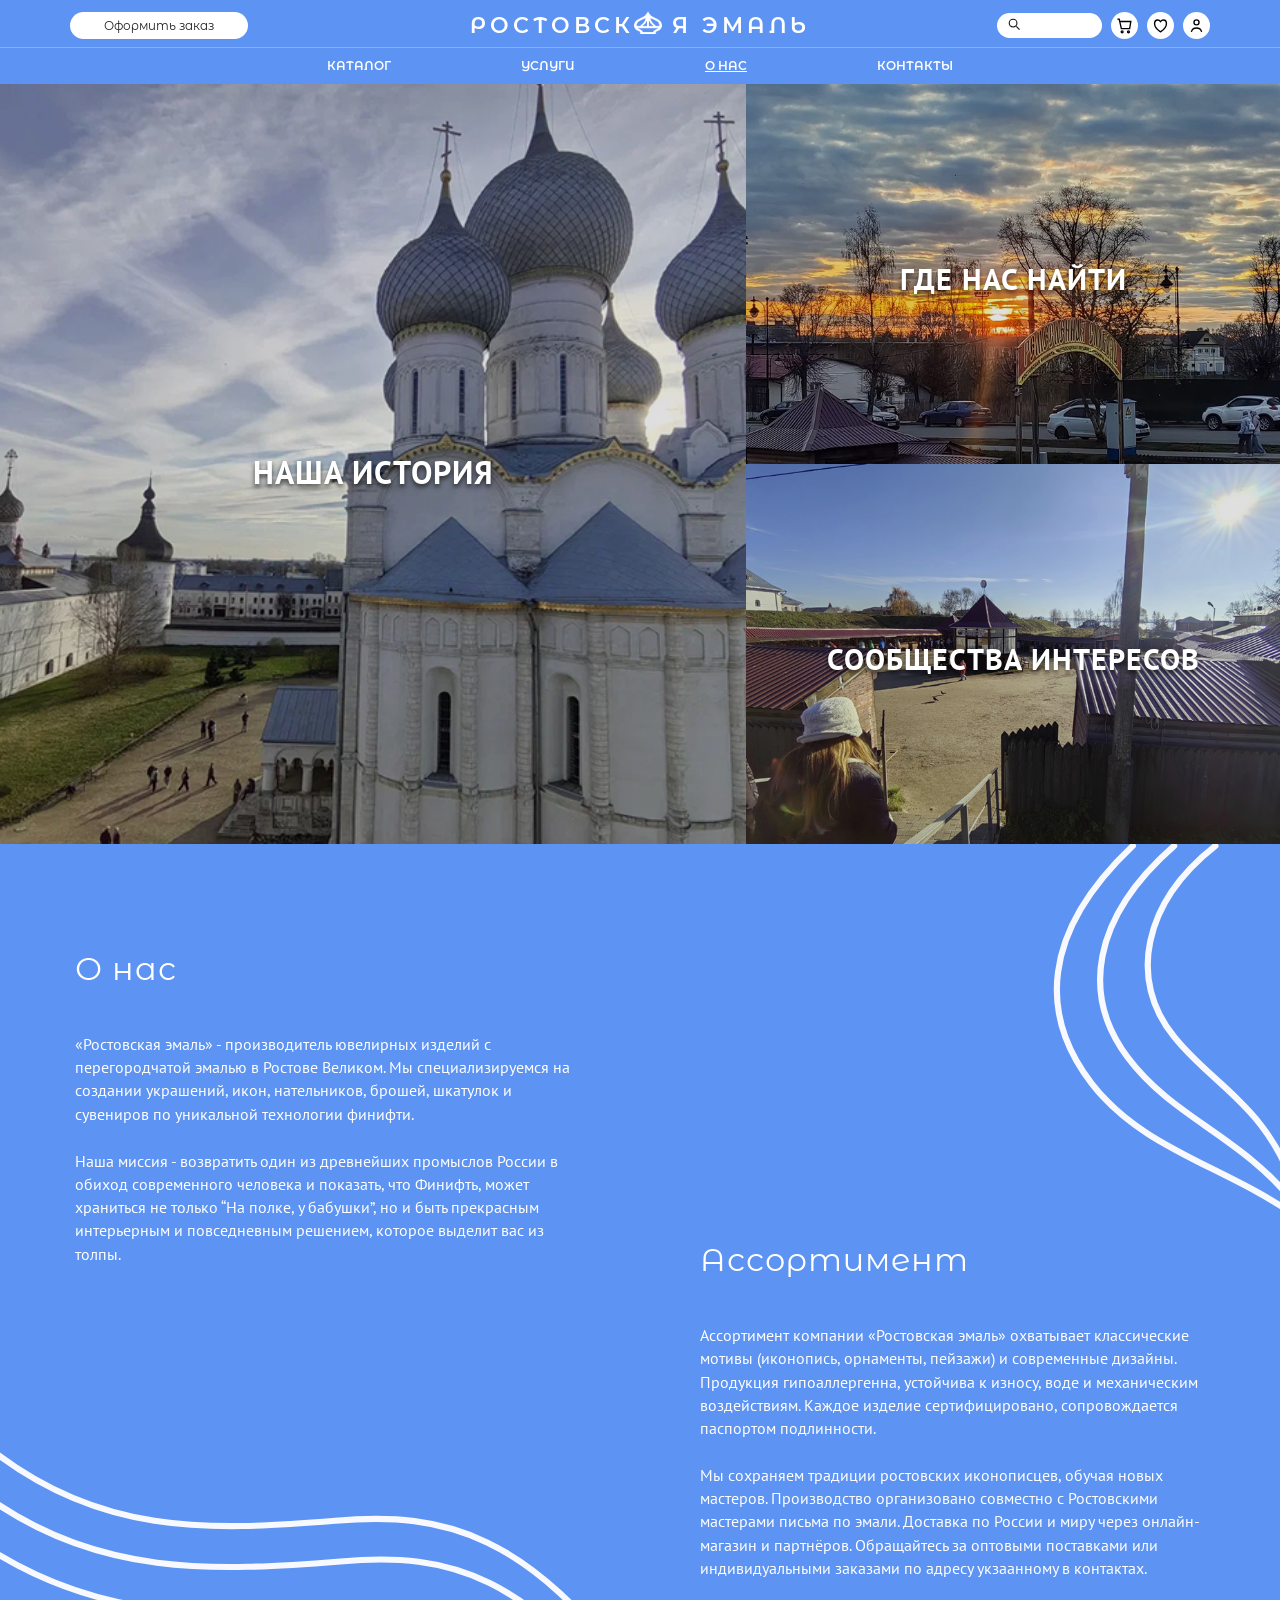
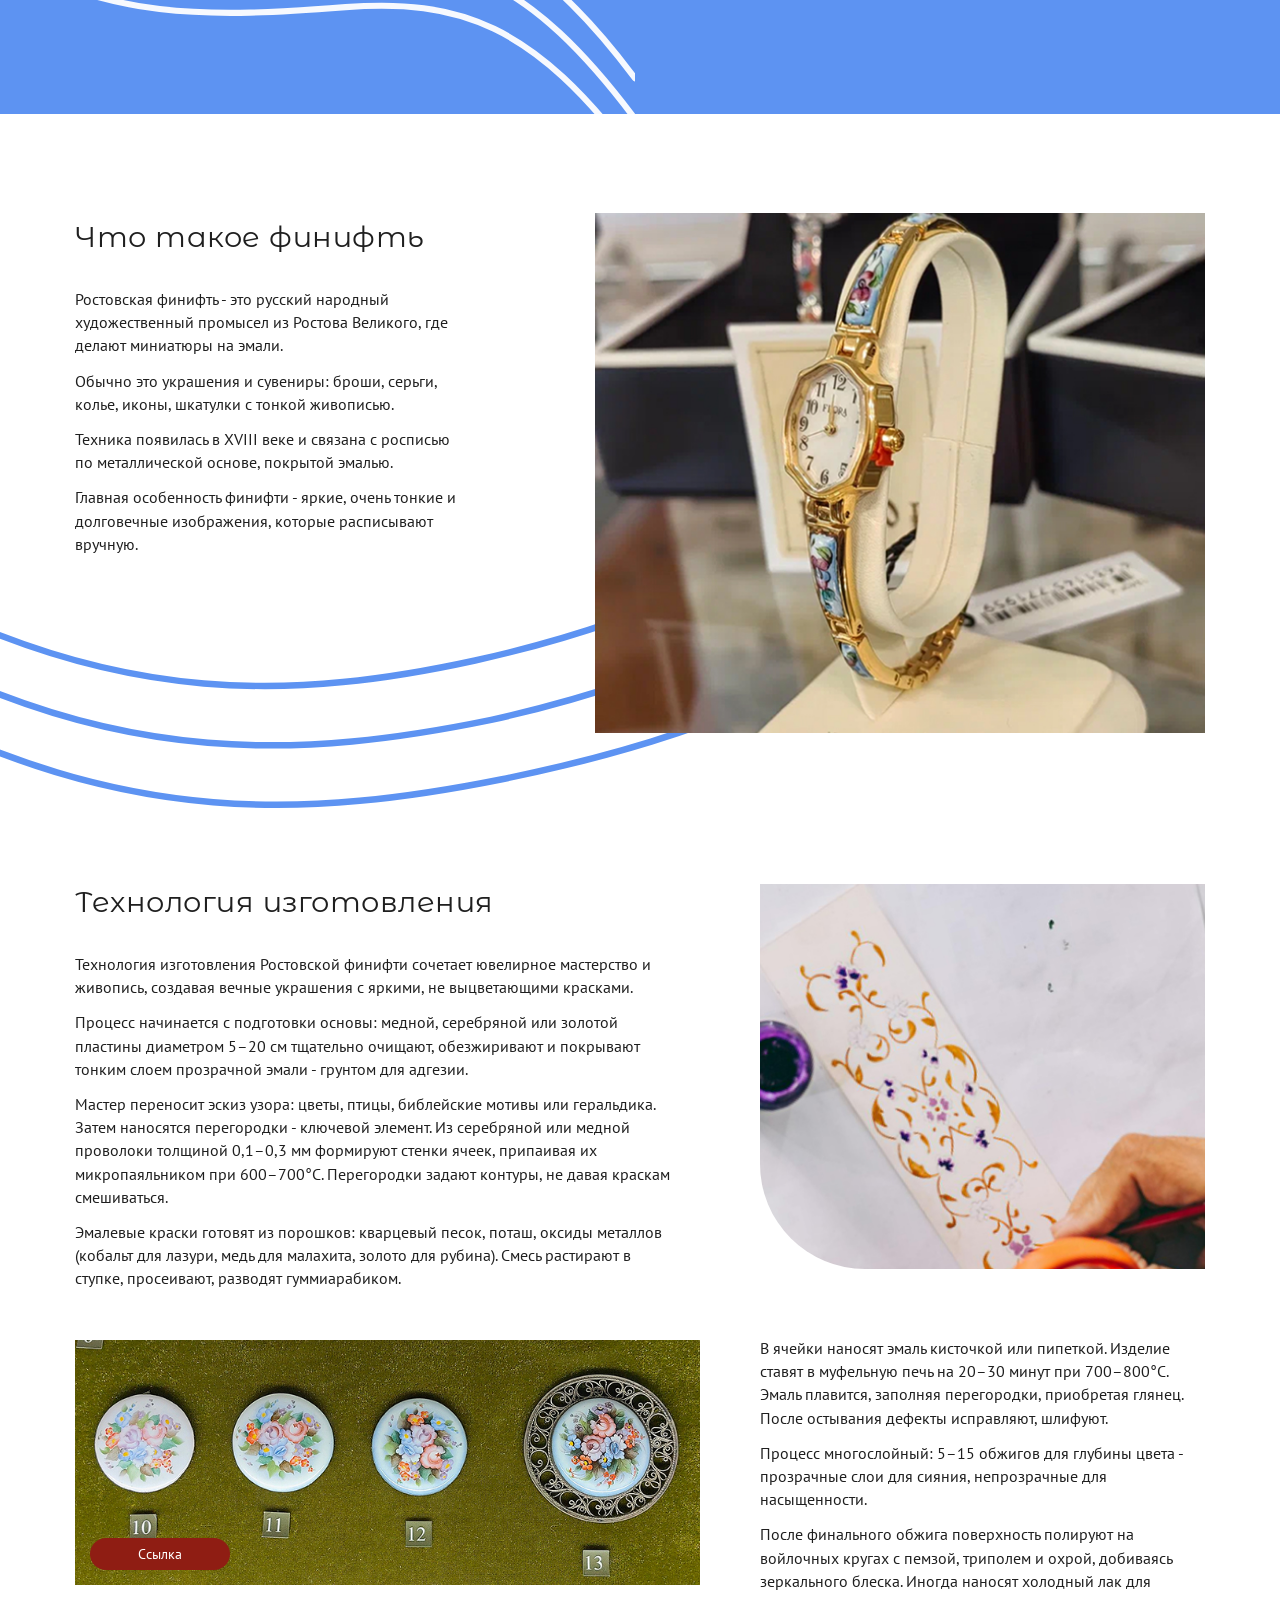
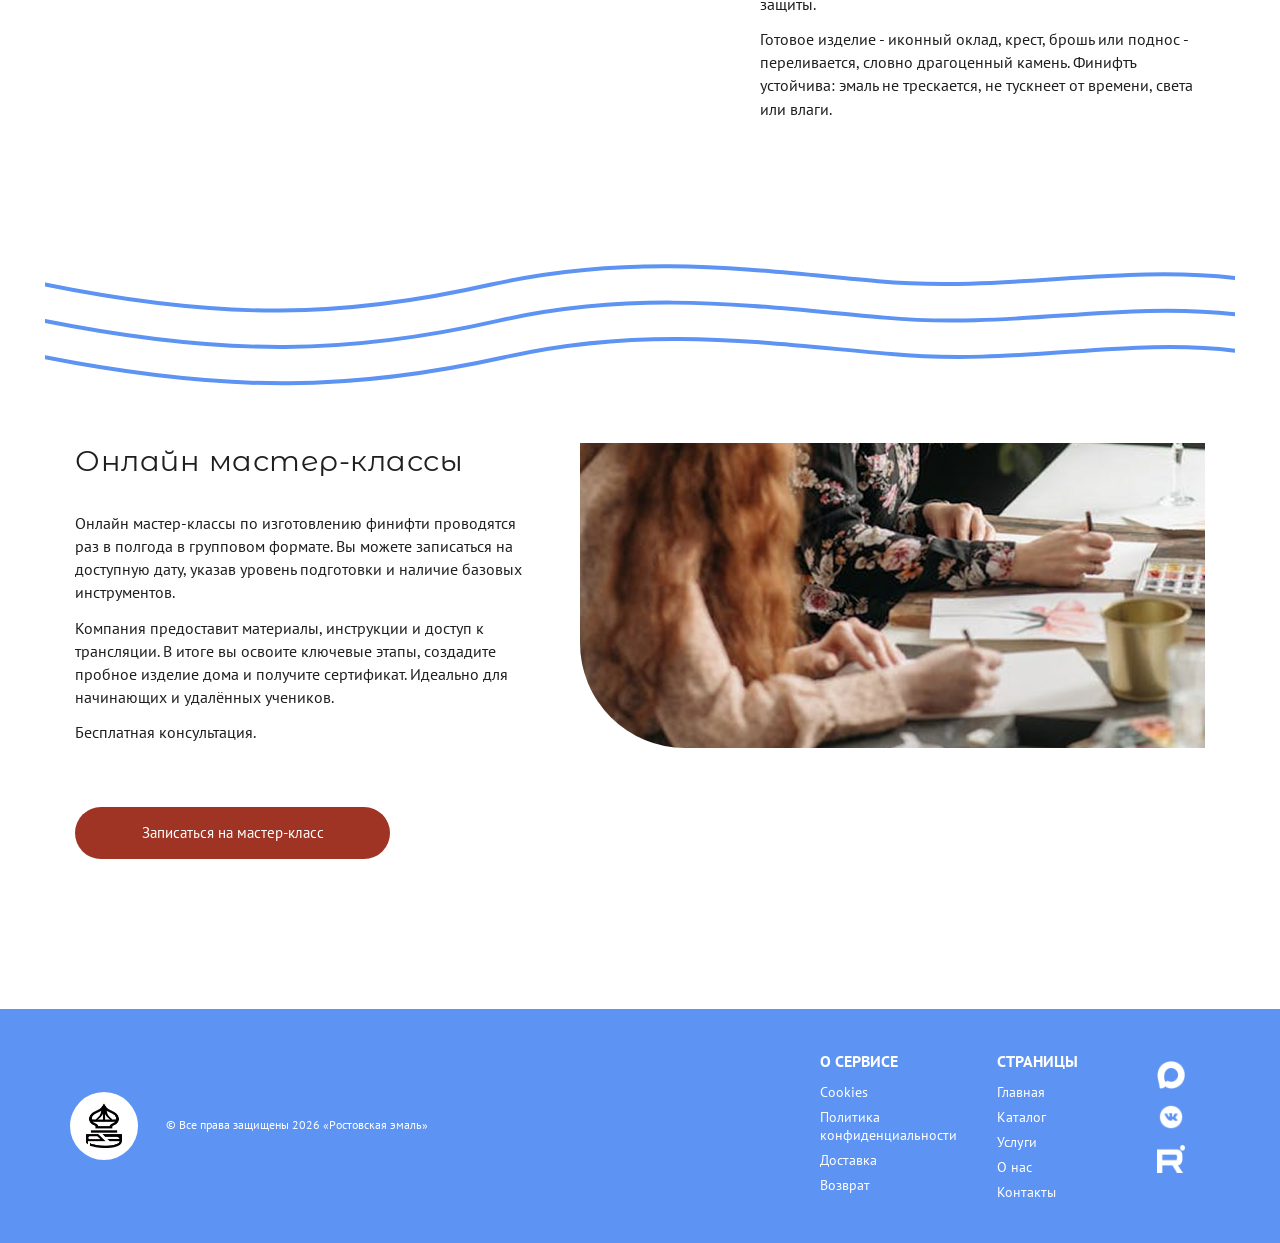
<file: about.html>
<!DOCTYPE html>
<html lang="ru">
<head>
    <meta charset="UTF-8">
    <meta name="viewport" content="width=device-width, initial-scale=1.0">
    <title>О нас — Ростовская эмаль</title>
    <link rel="preconnect" href="https://fonts.googleapis.com">
    <link rel="preconnect" href="https://fonts.gstatic.com" crossorigin>
    <link href="https://fonts.googleapis.com/css2?family=Montserrat+Alternates:wght@400;500;600;700;800;900&family=PT+Sans:wght@400;700&display=swap" rel="stylesheet">

    <link rel="stylesheet" href="css4.css">
    <link rel="stylesheet" href="modals.css">
    <link rel="stylesheet" href="responsive.css">
</head>
<body>

<input type="checkbox" id="cart-popup" class="modal-toggle">
<input type="checkbox" id="favorites-popup" class="modal-toggle">
<input type="checkbox" id="profile-popup" class="modal-toggle">

    <header class="header">
        <input type="checkbox" id="menu-toggle">

        <div class="header-top">
            <button class="order-btn">Оформить заказ</button>

            <a href="index.html" class="logo">
                РОСТОВСК<span class="logo-icon"><img src="images/logo-icon.png" alt="Логотип"></span>&nbspЯ ЭМАЛЬ
            </a>

            <div class="header-icons">
    <div class="search-box">
        <span class="svg-icon" aria-hidden="true">
            <svg viewBox="0 0 24 24">
                <circle cx="11" cy="11" r="6"></circle>
                <path d="M16 16L21 21"></path>
            </svg>
        </span>
        <input type="text" aria-label="Поиск">
    </div>

    <label for="cart-popup" class="icon-btn" aria-label="Корзина">
        <svg class="svg-icon" viewBox="0 0 24 24">
            <path d="M6 7H20L18.5 16H8L6 7Z"></path>
            <path d="M6 7L5.3 4H3"></path>
            <circle cx="9" cy="20" r="1.2"></circle>
            <circle cx="17" cy="20" r="1.2"></circle>
        </svg>
    </label>

    <label for="favorites-popup" class="icon-btn" aria-label="Избранное">
        <svg class="svg-icon" viewBox="0 0 24 24">
            <path d="M12 20S4.5 15.5 4.5 9.5C4.5 6.8 6.2 5 8.4 5C10 5 11.2 5.9 12 7.1C12.8 5.9 14 5 15.6 5C17.8 5 19.5 6.8 19.5 9.5C19.5 15.5 12 20 12 20Z"></path>
        </svg>
    </label>

    <label for="profile-popup" class="icon-btn" aria-label="Профиль">
        <svg class="svg-icon" viewBox="0 0 24 24">
            <circle cx="12" cy="8" r="3.2"></circle>
            <path d="M5.5 20C6.4 16.8 8.8 15.2 12 15.2C15.2 15.2 17.6 16.8 18.5 20"></path>
        </svg>
    </label>
</div>

            <label for="menu-toggle" class="burger">☰</label>
        </div>

        <nav class="nav">
            <a href="catalog.html">КАТАЛОГ</a>
            <a href="services.html">УСЛУГИ</a>
            <a href="about.html" class="active-link">О НАС</a>
            <a href="contacts.html">КОНТАКТЫ</a>
        </nav>

        <nav class="mobile-nav">
            <a href="catalog.html">КАТАЛОГ</a>
            <a href="services.html">УСЛУГИ</a>
            <a href="about.html">О НАС</a>
            <a href="contacts.html">КОНТАКТЫ</a>
            <button class="mobile-order-btn">Сделать заказ</button>
        </nav>
    </header>

    <main class="about-page">

        <section class="about-hero">
            <a href="#" class="about-hero-card about-hero-main">
                <img src="images/about-community.jpg" alt="Наша история">
                <span>Наша история</span>
            </a>

            <div class="about-hero-side">
                <a href="#" class="about-hero-card">
                    <img src="images/about-location.jpg" alt="Где нас найти">
                    <span>Где нас найти</span>
                </a>

                <a href="#" class="about-hero-card">
                    <img src="images/about-history.jpg" alt="Сообщества интересов">
                    <span>Сообщества интересов</span>
                </a>
            </div>
        </section>

        <section class="about-blue-section">
            <svg class="wave wave-white wave-blue-top" viewBox="0 0 620 350" aria-hidden="true">
                <path d="M540 0 C470 55 455 130 500 185 C540 235 590 250 620 340"/>
                <path d="M500 0 C420 70 410 145 455 205 C500 265 565 280 620 350"/>
                <path d="M460 0 C370 85 370 165 420 230 C470 295 550 310 620 360"/>
            </svg>

            <svg class="wave wave-white wave-blue-left" viewBox="0 0 640 300" aria-hidden="true">
                <path d="M0 30 C110 120 220 115 345 105 C455 95 535 120 640 260"/>
                <path d="M0 80 C110 160 225 155 350 145 C460 135 535 160 640 300"/>
                <path d="M0 130 C115 205 225 200 355 190 C465 182 540 205 640 340"/>
            </svg>

            <div class="blue-text-block blue-about-text">
                <h1>О нас</h1>
                <p>
                    «Ростовская эмаль» - производитель ювелирных изделий с перегородчатой эмалью в Ростове Великом.
                    Мы специализируемся на создании украшений, икон, нательников, брошей, шкатулок и сувениров
                    по уникальной технологии финифти.
                </p>

                <p>
                    Наша миссия - возвратить один из древнейших промыслов России в обиход современного человека
                    и показать, что Финифть, может храниться не только “На полке, у бабушки”, но и быть прекрасным
                    интерьерным и повседневным решением, которое выделит вас из толпы.
                </p>
            </div>

            <div class="blue-text-block blue-assortment-text">
                <h2>Ассортимент</h2>
                <p>
                    Ассортимент компании «Ростовская эмаль» охватывает классические мотивы (иконопись, орнаменты,
                    пейзажи) и современные дизайны. Продукция гипоаллергенна, устойчива к износу, воде
                    и механическим воздействиям. Каждое изделие сертифицировано, сопровождается паспортом
                    подлинности.
                </p>

                <p>
                    Мы сохраняем традиции ростовских иконописцев, обучая новых мастеров. Производство организовано
                    совместно с Ростовскими мастерами письма по эмали. Доставка по России и миру через онлайн-магазин
                    и партнёров. Обращайтесь за оптовыми поставками или индивидуальными заказами по адресу укзаанному
                    в контактах.
                </p>
            </div>  
        </section>

        <section class="finift-section white-section">
            <svg class="wave wave-blue wave-finift" viewBox="100 50 1130 430" aria-hidden="true">
                <path d="M0 245 C210 360 380 350 540 315 C720 275 845 210 1130 35"/>
                <path d="M0 300 C210 415 385 405 555 370 C735 330 865 265 1130 100"/>
                <path d="M0 355 C215 470 390 460 565 425 C760 385 900 325 1130 170"/>
            </svg>

            <div class="section-text finift-text">
                <h2>Что такое финифть</h2>
                <p>
                    Ростовская финифть - это русский народный художественный промысел из Ростова Великого, где
                    делают миниатюры на эмали.
                </p>
                <p>
                    Обычно это украшения и сувениры: броши, серьги, колье, иконы, шкатулки с тонкой живописью.
                </p>
                <p>
                    Техника появилась в XVIII веке и связана с росписью по металлической основе, покрытой эмалью.
                </p>
                <p>
                    Главная особенность финифти - яркие, очень тонкие и долговечные изображения,
                    которые расписывают вручную.
                </p>
            </div>

            <div class="image-shadow-wrap finift-image">
                <img src="images/about-watch.jpg" alt="Изделие Ростовской финифти">
            </div>
        </section>

        <section class="technology-section white-section">
            <div class="technology-left">
                <div class="section-text">
                    <h2>Технология изготовления</h2>
                    <p>
                        Технология изготовления Ростовской финифти сочетает ювелирное мастерство
                        и живопись, создавая вечные украшения с яркими, не выцветающими красками.
                    </p>
                    <p>
                        Процесс начинается с подготовки основы: медной, серебряной или золотой
                        пластины диаметром 5–20 см тщательно очищают, обезжиривают и покрывают
                        тонким слоем прозрачной эмали - грунтом для адгезии.
                    </p>
                    <p>
                        Мастер переносит эскиз узора: цветы, птицы, библейские мотивы
                        или геральдика. Затем наносятся перегородки - ключевой элемент.
                        Из серебряной или медной проволоки толщиной 0,1–0,3 мм формируют
                        стенки ячеек, припаивая их микропаяльником при 600–700°C. Перегородки
                        задают контуры, не давая краскам смешиваться.
                    </p>
                    <p>
                        Эмалевые краски готовят из порошков: кварцевый песок, поташ, оксиды
                        металлов (кобальт для лазури, медь для малахита, золото для рубина).
                        Смесь растирают в ступке, просеивают, разводят гуммиарабиком.
                    </p>
                </div>

                <a href="#" class="work-image-link">
                    <img src="images/about-work.jpg" alt="Работа мастера с эмалью">
                    <span>Ссылка</span>
                </a>
            </div>

            <div class="technology-right">
                <img class="base-image" src="images/about-base.jpg" alt="Подготовка основы для финифти">

                <div class="section-text tech-right-text">
                    <p>
                        В ячейки наносят эмаль кисточкой или пипеткой. Изделие ставят в муфельную
                        печь на 20–30 минут при 700–800°C. Эмаль плавится, заполняя перегородки,
                        приобретая глянец. После остывания дефекты исправляют, шлифуют.
                    </p>
                    <p>
                        Процесс многослойный: 5–15 обжигов для глубины цвета - прозрачные слои
                        для сияния, непрозрачные для насыщенности.
                    </p>
                    <p>
                        После финального обжига поверхность полируют на войлочных кругах
                        с пемзой, триполем и охрой, добиваясь зеркального блеска. Иногда наносят
                        холодный лак для защиты.
                    </p>
                    <p>
                        Готовое изделие - иконный оклад, крест, брошь или поднос - переливается,
                        словно драгоценный камень. Финифтъ устойчива: эмаль не трескается,
                        не тускнеет от времени, света или влаги.
                    </p>
                </div>
            </div>
        </section>

        <section class="masterclass-section white-section">
            <svg class="wave wave-blue wave-master" viewBox="0 80 1800 260" aria-hidden="true">
                <path d="M0 80 C270 135 455 130 675 80 C900 30 1085 60 1260 75 C1455 92 1620 50 1800 70"/>
                <path d="M0 135 C275 190 465 185 685 135 C905 85 1090 115 1270 130 C1460 148 1625 105 1800 125"/>
                <path d="M0 190 C280 245 470 240 695 190 C915 140 1100 170 1280 185 C1470 203 1635 160 1800 180"/>
            </svg>

            <div class="section-text master-text">
                <h2>Онлайн мастер-классы</h2>
                <p>
                    Онлайн мастер-классы по изготовлению финифти проводятся раз в полгода
                    в групповом формате. Вы можете записаться на доступную дату, указав
                    уровень подготовки и наличие базовых инструментов.
                </p>
                <p>
                    Компания предоставит материалы, инструкции и доступ к трансляции. В итоге
                    вы освоите ключевые этапы, создадите пробное изделие дома и получите
                    сертификат. Идеально для начинающих и удалённых учеников.
                </p>
                <p>Бесплатная консультация.</p>

                <a href="#" class="master-btn">Записаться на мастер-класс</a>
            </div>

            <div class="master-image-wrap">
                <img src="images/about-masterclass.jpg" alt="Онлайн мастер-классы по финифти">
            </div>
        </section>

    </main>

    <footer class="footer">
        <div class="footer-inner">
            <div class="footer-brand">
                <div class="footer-logo">
                    <img src="images/logo-footer.png" alt="Логотип">
                </div>
                <p>© Все права защищены 2026 «Ростовская эмаль»</p>
            </div>

            <div class="footer-right"> <!-- Сюда оборачиваем три колонки -->
                <div class="footer-column">
                    <h4>О СЕРВИСЕ</h4>
                    <a href="#">Cookies</a>
                    <a href="#">Политика конфиденциальности</a>
                    <a href="#">Доставка</a>
                    <a href="#">Возврат</a>
                </div>

                <div class="footer-column">
                    <h4>СТРАНИЦЫ</h4>
                    <a href="index.html">Главная</a>
                    <a href="catalog.html">Каталог</a>
                    <a href="services.html">Услуги</a>
                    <a href="about.html">О нас</a>
                    <a href="contacts.html">Контакты</a>
                </div>

                <div class="footer-social">
                    <div class="social-icons">
                        <a href="#"><img src="images/max-icon.png" alt="MAX"></a>
                        <a href="#"><img src="images/vk-icon.png" alt="VK"></a>
                        <a href="#"><img src="images/rutube-icon.png" alt="Rutube"></a>
                    </div>
                </div>
            </div>
        </div>
    </footer>

<!-- МОДАЛЬНОЕ ОКНО: КОРЗИНА -->
<div class="modal-layer modal-cart">
    <label for="cart-popup" class="modal-backdrop"></label>

    <section class="modal-window">
        <label for="cart-popup" class="modal-close">×</label>

        <h2>Корзина</h2>
        <p class="modal-subtitle">Товары, которые вы выбрали для заказа</p>

        <div class="modal-products" id="cart-items-list"></div>

        <div class="modal-total">
            <span>Итого:</span>
            <strong id="cart-total-amount">0 руб</strong>
        </div>

        <div class="modal-actions">
            <a href="#" class="modal-main-btn">Оформить заказ</a>
            <label for="cart-popup" class="modal-light-btn">Продолжить покупки</label>
        </div>
    </section>
</div>


<!-- МОДАЛЬНОЕ ОКНО: ИЗБРАННОЕ -->
<div class="modal-layer modal-favorites">
    <label for="favorites-popup" class="modal-backdrop"></label>

    <section class="modal-window">
        <label for="favorites-popup" class="modal-close">×</label>

        <h2>Избранное</h2>
        <p class="modal-subtitle">Товары, которые вы сохранили</p>

        <div class="favorites-grid" id="favorites-items-list"></div>
    </section>
</div>


<!-- МОДАЛЬНОЕ ОКНО: ЛИЧНЫЙ КАБИНЕТ -->
<div class="modal-layer modal-profile">
    <label for="profile-popup" class="modal-backdrop"></label>

    <section class="modal-window profile-window">
        <label for="profile-popup" class="modal-close">×</label>

        <h2>Личный кабинет</h2>
        <p class="modal-subtitle">Войдите, чтобы отслеживать заказы и сохранять избранное</p>

        <form class="profile-form">
            <label>
                Ваш E-mail
                <input type="email" placeholder="email@finift.ru">
            </label>

            <label>
                Пароль
                <input type="password" placeholder="Введите пароль">
            </label>

            <button type="submit" class="modal-main-btn">Войти</button>
        </form>

        <div class="profile-links">
            <a href="#">Зарегистрироваться</a>
            <a href="#">Забыли пароль?</a>
        </div>
    </section>
</div>

<dialog class="site-modal" id="cart-modal">
    <div class="modal-inner">
        <button class="modal-close" type="button" aria-label="Закрыть">×</button>

        <h2>Корзина</h2>

        <div class="modal-product">
            <div class="modal-product-img">
                <img src="images/product-1.png" alt="Товар">
            </div>

            <div class="modal-product-info">
                <h3>Статуэтка «новогодний лес»</h3>
                <p>11 999 руб</p>
                <span>Количество: 1</span>
            </div>
        </div>

        <div class="modal-product">
            <div class="modal-product-img">
                <img src="images/product-2.png" alt="Товар">
            </div>

            <div class="modal-product-info">
                <h3>Украшение с финифтью</h3>
                <p>8 499 руб</p>
                <span>Количество: 1</span>
            </div>
        </div>

        <div class="modal-total">
            <span>Итого:</span>
            <strong id="cart-total-amount">0 руб</strong>
        </div>

        <button class="modal-main-btn" type="button">Оформить заказ</button>
    </div>
</dialog>

<dialog class="site-modal" id="favorites-modal">
    <div class="modal-inner">
        <button class="modal-close" type="button" aria-label="Закрыть">×</button>

        <h2>Избранное</h2>

        <div class="modal-product">
            <div class="modal-product-img">
                <img src="images/product-3.png" alt="Товар">
            </div>

            <div class="modal-product-info">
                <h3>Брошь с финифтью</h3>
                <p>6 999 руб</p>
                <span>Добавлено в избранное</span>
            </div>
        </div>

        <div class="modal-product">
            <div class="modal-product-img">
                <img src="images/product-4.png" alt="Товар">
            </div>

            <div class="modal-product-info">
                <h3>Подвеска ручной работы</h3>
                <p>9 999 руб</p>
                <span>Добавлено в избранное</span>
            </div>
        </div>

        <button class="modal-main-btn" type="button">Перейти к покупкам</button>
    </div>
</dialog>

<dialog class="site-modal" id="account-modal">
    <div class="modal-inner">
        <button class="modal-close" type="button" aria-label="Закрыть">×</button>

        <h2>Личный кабинет</h2>

        <form class="modal-form">
            <label>
                Ваш E-mail
                <input type="email" placeholder="email@example.ru">
            </label>

            <label>
                Пароль
                <input type="password" placeholder="Введите пароль">
            </label>

            <button class="modal-main-btn" type="button">Войти</button>
        </form>

        <p class="modal-note">
            Нет аккаунта? Зарегистрируйтесь, чтобы сохранять заказы и избранные товары.
        </p>
    </div>
</dialog>

<script src="cart-favorites.js"></script>

<script>
    const modalButtons = document.querySelectorAll('.js-open-modal');
    const modals = document.querySelectorAll('.site-modal');

    modalButtons.forEach((button) => {
        button.addEventListener('click', () => {
            const modal = document.getElementById(button.dataset.modal);

            if (modal) {
                modal.showModal();
                document.body.classList.add('modal-is-open');
            }
        });
    });

    modals.forEach((modal) => {
        modal.addEventListener('click', (event) => {
            if (event.target === modal) {
                modal.close();
            }
        });

        modal.addEventListener('close', () => {
            document.body.classList.remove('modal-is-open');
        });
    });

    document.querySelectorAll('.modal-close').forEach((button) => {
        button.addEventListener('click', () => {
            button.closest('.site-modal').close();
        });
    });
</script>

</body>
</html>
</file>
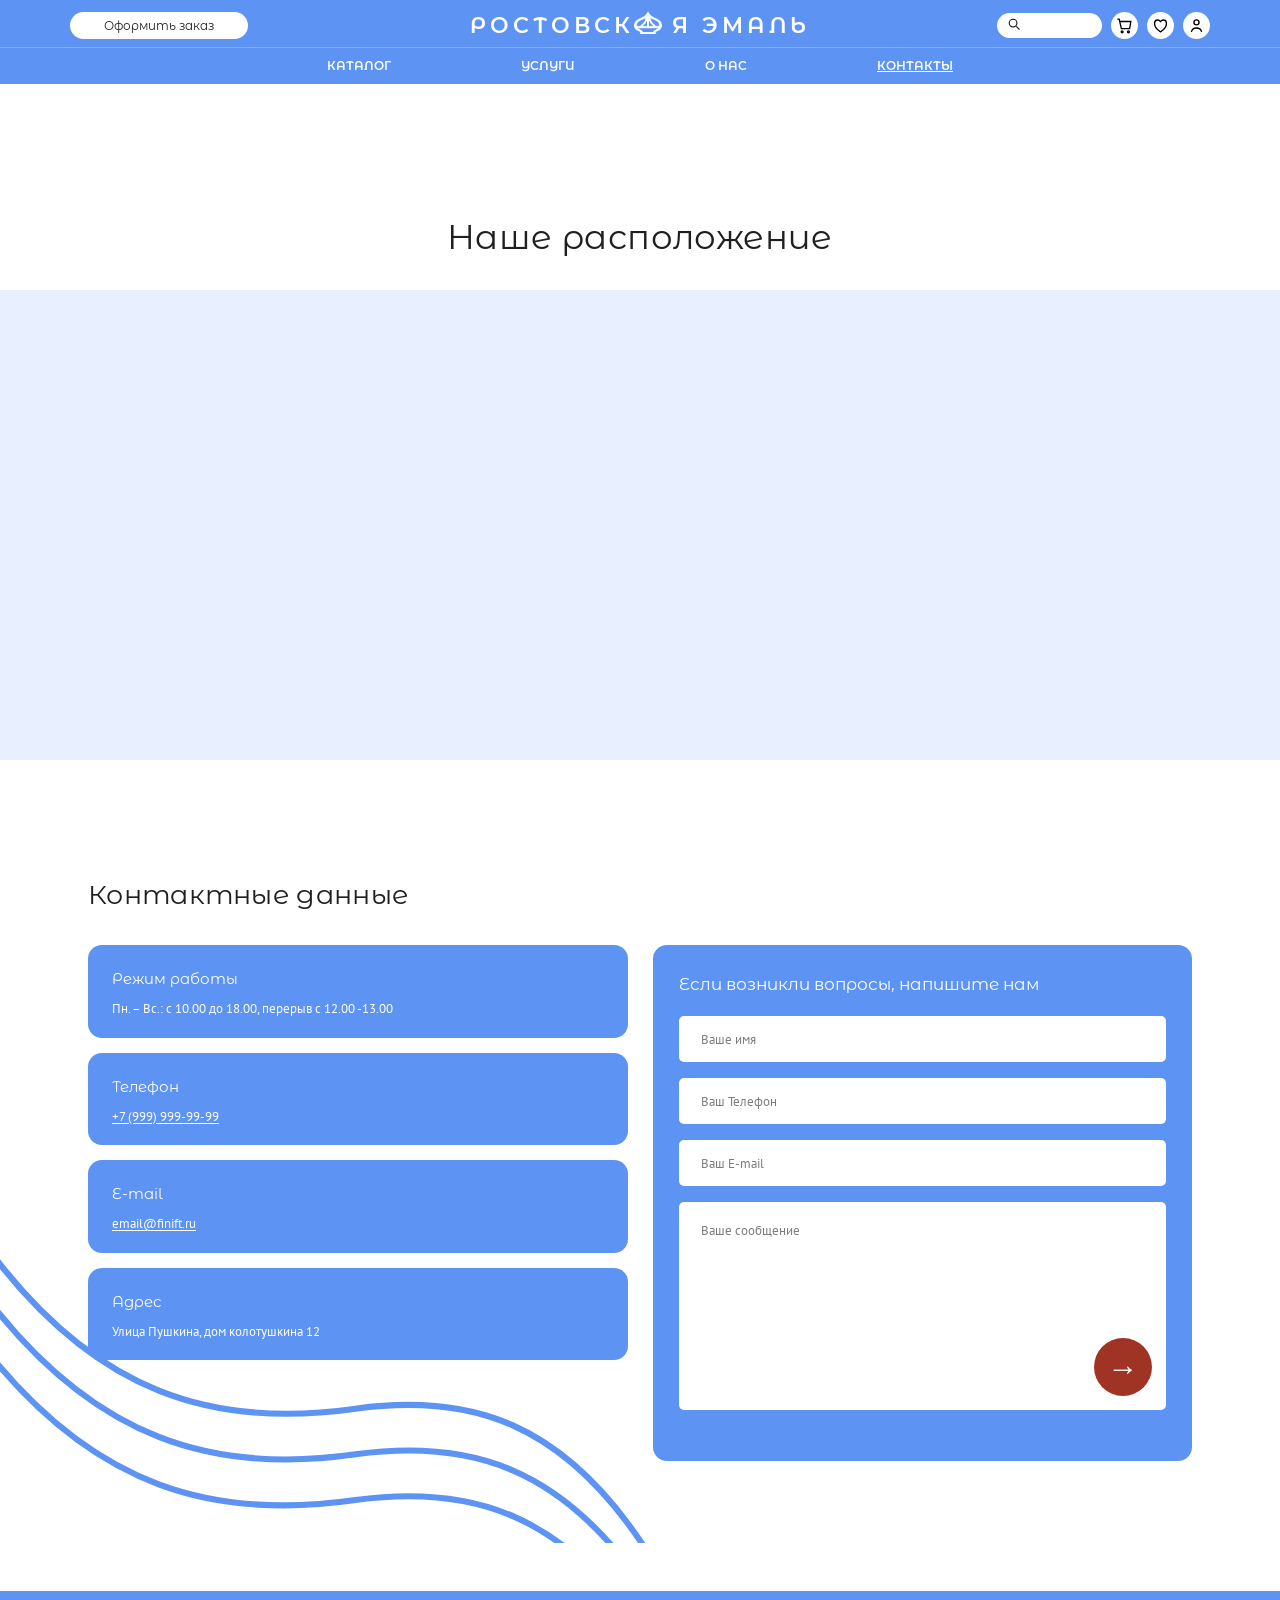
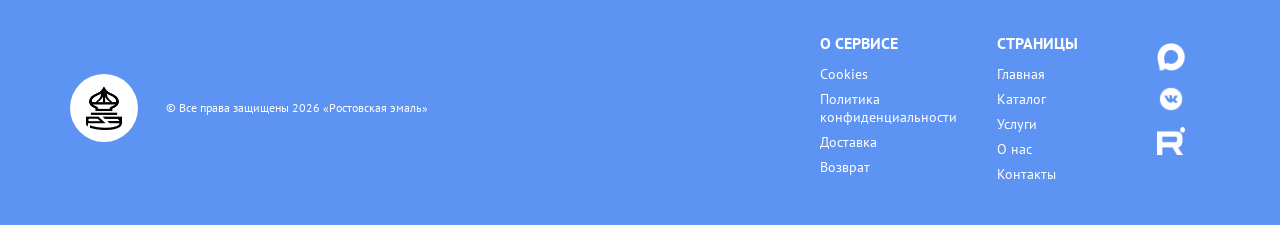
<file: contacts.html>
<!DOCTYPE html>
<html lang="ru">
<head>
    <meta charset="UTF-8">
    <meta name="viewport" content="width=device-width, initial-scale=1.0">
    <title>Контакты — Ростовская эмаль</title>
    <link rel="preconnect" href="https://fonts.googleapis.com">
    <link rel="preconnect" href="https://fonts.gstatic.com" crossorigin>
    <link href="https://fonts.googleapis.com/css2?family=Montserrat+Alternates:wght@400;500;600;700;800;900&family=PT+Sans:wght@400;700&display=swap" rel="stylesheet">

    <link rel="stylesheet" href="ccs5.css">
    <link rel="stylesheet" href="modals.css">
    <link rel="stylesheet" href="responsive.css">
</head>
<body>

<input type="checkbox" id="cart-popup" class="modal-toggle">
<input type="checkbox" id="favorites-popup" class="modal-toggle">
<input type="checkbox" id="profile-popup" class="modal-toggle">

    <header class="header">
        <input type="checkbox" id="menu-toggle">

        <div class="header-top">
            <button class="order-btn">Оформить заказ</button>

            <a href="index.html" class="logo">
                РОСТОВСК<span class="logo-icon"><img src="images/logo-icon.png" alt="Логотип"></span>&nbspЯ ЭМАЛЬ
            </a>

<div class="header-icons">
    <div class="search-box">
        <span class="svg-icon" aria-hidden="true">
            <svg viewBox="0 0 24 24">
                <circle cx="11" cy="11" r="6"></circle>
                <path d="M16 16L21 21"></path>
            </svg>
        </span>
        <input type="text" aria-label="Поиск">
    </div>

    <label for="cart-popup" class="icon-btn" aria-label="Корзина">
        <svg class="svg-icon" viewBox="0 0 24 24">
            <path d="M6 7H20L18.5 16H8L6 7Z"></path>
            <path d="M6 7L5.3 4H3"></path>
            <circle cx="9" cy="20" r="1.2"></circle>
            <circle cx="17" cy="20" r="1.2"></circle>
        </svg>
    </label>

    <label for="favorites-popup" class="icon-btn" aria-label="Избранное">
        <svg class="svg-icon" viewBox="0 0 24 24">
            <path d="M12 20S4.5 15.5 4.5 9.5C4.5 6.8 6.2 5 8.4 5C10 5 11.2 5.9 12 7.1C12.8 5.9 14 5 15.6 5C17.8 5 19.5 6.8 19.5 9.5C19.5 15.5 12 20 12 20Z"></path>
        </svg>
    </label>

    <label for="profile-popup" class="icon-btn" aria-label="Профиль">
        <svg class="svg-icon" viewBox="0 0 24 24">
            <circle cx="12" cy="8" r="3.2"></circle>
            <path d="M5.5 20C6.4 16.8 8.8 15.2 12 15.2C15.2 15.2 17.6 16.8 18.5 20"></path>
        </svg>
    </label>
</div>



            <label for="menu-toggle" class="burger">☰</label>
        </div>

        <nav class="nav">
            <a href="catalog.html">КАТАЛОГ</a>
            <a href="services.html">УСЛУГИ</a>
            <a href="about.html">О НАС</a>
            <a href="contacts.html" class="active-link">КОНТАКТЫ</a>
        </nav>

        <nav class="mobile-nav">
            <a href="catalog.html">КАТАЛОГ</a>
            <a href="services.html">УСЛУГИ</a>
            <a href="about.html">О НАС</a>
            <a href="contacts.html">КОНТАКТЫ</a>
            <button class="mobile-order-btn">Сделать заказ</button>
        </nav>
    </header>

    <main class="contacts-page">

        <section class="location-section">
            <h1>Наше расположение</h1>

            <div class="map-box" aria-label="Карта расположения Ростовской эмали">
                <iframe
                    title="Google карта — Ростовская эмаль"
                    src="https://www.google.com/maps?q=%D0%A0%D0%BE%D1%81%D1%82%D0%BE%D0%B2%20%D0%92%D0%B5%D0%BB%D0%B8%D0%BA%D0%B8%D0%B9%2C%20%D1%83%D0%BB%D0%B8%D1%86%D0%B0%20%D0%9F%D1%83%D1%88%D0%BA%D0%B8%D0%BD%D0%B0%2C%2012&output=embed"
                    loading="lazy"
                    referrerpolicy="no-referrer-when-downgrade"
                    allowfullscreen>
                </iframe>
            </div>
        </section>

        <section class="contacts-section">
            <svg class="wave wave-left" viewBox="0 -50 650 345" aria-hidden="true">
                <path d="M0 10 C105 150 220 185 360 165 C470 150 565 175 650 310"></path>
                <path d="M0 60 C105 195 220 230 360 210 C470 195 565 220 650 350"></path>
                <path d="M0 112 C105 242 220 275 360 255 C470 240 565 265 650 395"></path>
            </svg>

            <div class="contacts-inner">
                <h2>Контактные данные</h2>

                <div class="contacts-grid">
                    <div class="contact-cards">
                        <div class="contact-card">
                            <h3>Режим работы</h3>
                            <p>Пн. – Вс.: с 10.00 до 18.00, перерыв с 12.00 -13.00</p>
                        </div>

                        <div class="contact-card">
                            <h3>Телефон</h3>
                            <a href="tel:+79999999999">+7 (999) 999-99-99</a>
                        </div>

                        <div class="contact-card">
                            <h3>E-mail</h3>
                            <a href="mailto:email@finift.ru">email@finift.ru</a>
                        </div>

                        <div class="contact-card">
                            <h3>Адрес</h3>
                            <p>Улица Пушкина, дом колотушкина 12</p>
                        </div>
                    </div>

                    <form class="contact-form" action="#" method="post">
                        <h3>Если возникли вопросы, напишите нам</h3>

                        <label>
                            <span>Ваше имя</span>
                            <input type="text" name="name" placeholder="Ваше имя">
                        </label>

                        <label>
                            <span>Телефон</span>
                            <input type="tel" name="phone" placeholder="Ваш Телефон">
                        </label>

                        <label>
                            <span>Ваш E-mail</span>
                            <input type="email" name="email" placeholder="Ваш E-mail">
                        </label>

                        <label>
                            <span>Ваше сообщение</span>
                            <textarea name="message" placeholder="Ваше сообщение"></textarea>
                        </label>

                        <button class="send-btn" type="submit" aria-label="Отправить сообщение">→</button>
                    </form>
                </div>
            </div>
        </section>

    </main>

    <footer class="footer">
        <div class="footer-inner">
            <div class="footer-brand">
                <div class="footer-logo">
                    <img src="images/logo-footer.png" alt="Логотип">
                </div>
                <p>© Все права защищены 2026 «Ростовская эмаль»</p>
            </div>

            <div class="footer-right"> <!-- Сюда оборачиваем три колонки -->
                <div class="footer-column">
                    <h4>О СЕРВИСЕ</h4>
                    <a href="#">Cookies</a>
                    <a href="#">Политика конфиденциальности</a>
                    <a href="#">Доставка</a>
                    <a href="#">Возврат</a>
                </div>

                <div class="footer-column">
                    <h4>СТРАНИЦЫ</h4>
                    <a href="index.html">Главная</a>
                    <a href="catalog.html">Каталог</a>
                    <a href="services.html">Услуги</a>
                    <a href="about.html">О нас</a>
                    <a href="contacts.html">Контакты</a>
                </div>

                <div class="footer-social">
                    <div class="social-icons">
                        <a href="#"><img src="images/max-icon.png" alt="MAX"></a>
                        <a href="#"><img src="images/vk-icon.png" alt="VK"></a>
                        <a href="#"><img src="images/rutube-icon.png" alt="Rutube"></a>
                    </div>
                </div>
            </div>
        </div>
    </footer>

<!-- МОДАЛЬНОЕ ОКНО: КОРЗИНА -->
<div class="modal-layer modal-cart">
    <label for="cart-popup" class="modal-backdrop"></label>

    <section class="modal-window">
        <label for="cart-popup" class="modal-close">×</label>

        <h2>Корзина</h2>
        <p class="modal-subtitle">Товары, которые вы выбрали для заказа</p>

        <div class="modal-products" id="cart-items-list"></div>

        <div class="modal-total">
            <span>Итого:</span>
            <strong id="cart-total-amount">0 руб</strong>
        </div>

        <div class="modal-actions">
            <a href="#" class="modal-main-btn">Оформить заказ</a>
            <label for="cart-popup" class="modal-light-btn">Продолжить покупки</label>
        </div>
    </section>
</div>


<!-- МОДАЛЬНОЕ ОКНО: ИЗБРАННОЕ -->
<div class="modal-layer modal-favorites">
    <label for="favorites-popup" class="modal-backdrop"></label>

    <section class="modal-window">
        <label for="favorites-popup" class="modal-close">×</label>

        <h2>Избранное</h2>
        <p class="modal-subtitle">Товары, которые вы сохранили</p>

        <div class="favorites-grid" id="favorites-items-list"></div>
    </section>
</div>


<!-- МОДАЛЬНОЕ ОКНО: ЛИЧНЫЙ КАБИНЕТ -->
<div class="modal-layer modal-profile">
    <label for="profile-popup" class="modal-backdrop"></label>

    <section class="modal-window profile-window">
        <label for="profile-popup" class="modal-close">×</label>

        <h2>Личный кабинет</h2>
        <p class="modal-subtitle">Войдите, чтобы отслеживать заказы и сохранять избранное</p>

        <form class="profile-form">
            <label>
                Ваш E-mail
                <input type="email" placeholder="email@finift.ru">
            </label>

            <label>
                Пароль
                <input type="password" placeholder="Введите пароль">
            </label>

            <button type="submit" class="modal-main-btn">Войти</button>
        </form>

        <div class="profile-links">
            <a href="#">Зарегистрироваться</a>
            <a href="#">Забыли пароль?</a>
        </div>
    </section>
</div>

<dialog class="site-modal" id="cart-modal">
    <div class="modal-inner">
        <button class="modal-close" type="button" aria-label="Закрыть">×</button>

        <h2>Корзина</h2>

        <div class="modal-product">
            <div class="modal-product-img">
                <img src="images/product-1.png" alt="Товар">
            </div>

            <div class="modal-product-info">
                <h3>Статуэтка «новогодний лес»</h3>
                <p>11 999 руб</p>
                <span>Количество: 1</span>
            </div>
        </div>

        <div class="modal-product">
            <div class="modal-product-img">
                <img src="images/product-2.png" alt="Товар">
            </div>

            <div class="modal-product-info">
                <h3>Украшение с финифтью</h3>
                <p>8 499 руб</p>
                <span>Количество: 1</span>
            </div>
        </div>

        <div class="modal-total">
            <span>Итого:</span>
            <strong id="cart-total-amount">0 руб</strong>
        </div>

        <button class="modal-main-btn" type="button">Оформить заказ</button>
    </div>
</dialog>

<dialog class="site-modal" id="favorites-modal">
    <div class="modal-inner">
        <button class="modal-close" type="button" aria-label="Закрыть">×</button>

        <h2>Избранное</h2>

        <div class="modal-product">
            <div class="modal-product-img">
                <img src="images/product-3.png" alt="Товар">
            </div>

            <div class="modal-product-info">
                <h3>Брошь с финифтью</h3>
                <p>6 999 руб</p>
                <span>Добавлено в избранное</span>
            </div>
        </div>

        <div class="modal-product">
            <div class="modal-product-img">
                <img src="images/product-4.png" alt="Товар">
            </div>

            <div class="modal-product-info">
                <h3>Подвеска ручной работы</h3>
                <p>9 999 руб</p>
                <span>Добавлено в избранное</span>
            </div>
        </div>

        <button class="modal-main-btn" type="button">Перейти к покупкам</button>
    </div>
</dialog>

<dialog class="site-modal" id="account-modal">
    <div class="modal-inner">
        <button class="modal-close" type="button" aria-label="Закрыть">×</button>

        <h2>Личный кабинет</h2>

        <form class="modal-form">
            <label>
                Ваш E-mail
                <input type="email" placeholder="email@example.ru">
            </label>

            <label>
                Пароль
                <input type="password" placeholder="Введите пароль">
            </label>

            <button class="modal-main-btn" type="button">Войти</button>
        </form>

        <p class="modal-note">
            Нет аккаунта? Зарегистрируйтесь, чтобы сохранять заказы и избранные товары.
        </p>
    </div>
</dialog>

<script src="cart-favorites.js"></script>

<script>
    const modalButtons = document.querySelectorAll('.js-open-modal');
    const modals = document.querySelectorAll('.site-modal');

    modalButtons.forEach((button) => {
        button.addEventListener('click', () => {
            const modal = document.getElementById(button.dataset.modal);

            if (modal) {
                modal.showModal();
                document.body.classList.add('modal-is-open');
            }
        });
    });

    modals.forEach((modal) => {
        modal.addEventListener('click', (event) => {
            if (event.target === modal) {
                modal.close();
            }
        });

        modal.addEventListener('close', () => {
            document.body.classList.remove('modal-is-open');
        });
    });

    document.querySelectorAll('.modal-close').forEach((button) => {
        button.addEventListener('click', () => {
            button.closest('.site-modal').close();
        });
    });
</script>

</body>
</html>
</file>
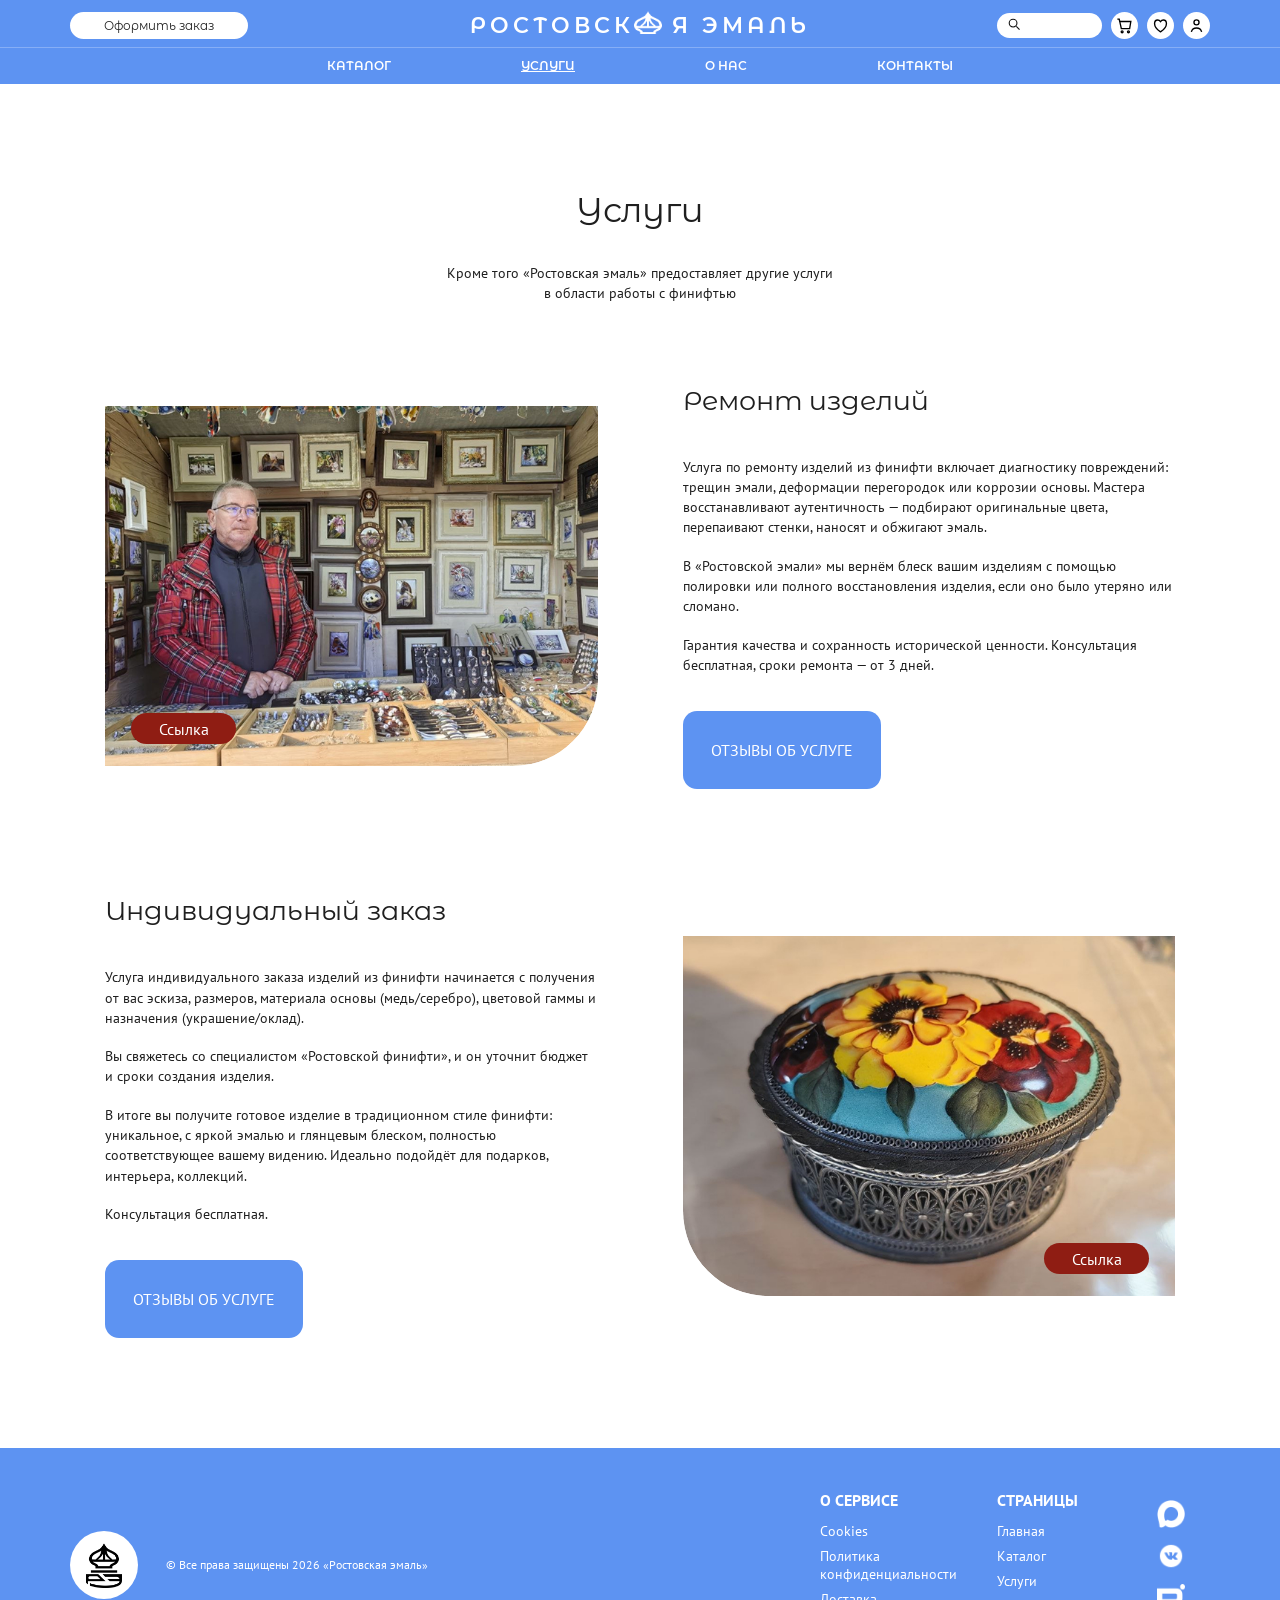
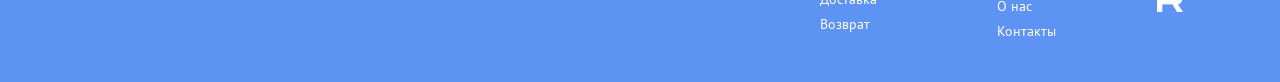
<file: services.html>
<!DOCTYPE html>
<html lang="ru">
<head>
    <meta charset="UTF-8">
    <meta name="viewport" content="width=device-width, initial-scale=1.0">
    <title>Услуги — Ростовская эмаль</title>
    <link rel="preconnect" href="https://fonts.googleapis.com">
    <link rel="preconnect" href="https://fonts.gstatic.com" crossorigin>
    <link href="https://fonts.googleapis.com/css2?family=Montserrat+Alternates:wght@400;500;600;700;800;900&family=PT+Sans:wght@400;700&display=swap" rel="stylesheet">

    <link rel="stylesheet" href="css3.css">
    <link rel="stylesheet" href="modals.css">
    <link rel="stylesheet" href="responsive.css">
</head>
<body>

<input type="checkbox" id="cart-popup" class="modal-toggle">
<input type="checkbox" id="favorites-popup" class="modal-toggle">
<input type="checkbox" id="profile-popup" class="modal-toggle">

    <header class="header">

        <input type="checkbox" id="menu-toggle">

        <div class="header-top">
            <button class="order-btn">Оформить заказ</button>

            <a href="index.html" class="logo">
                РОСТОВСК<span class="logo-icon"><img src="images/logo-icon.png" alt="Логотип"></span>&nbspЯ ЭМАЛЬ
            </a>

<div class="header-icons">
    <div class="search-box">
        <span class="svg-icon" aria-hidden="true">
            <svg viewBox="0 0 24 24">
                <circle cx="11" cy="11" r="6"></circle>
                <path d="M16 16L21 21"></path>
            </svg>
        </span>
        <input type="text" aria-label="Поиск">
    </div>

    <label for="cart-popup" class="icon-btn" aria-label="Корзина">
        <svg class="svg-icon" viewBox="0 0 24 24">
            <path d="M6 7H20L18.5 16H8L6 7Z"></path>
            <path d="M6 7L5.3 4H3"></path>
            <circle cx="9" cy="20" r="1.2"></circle>
            <circle cx="17" cy="20" r="1.2"></circle>
        </svg>
    </label>

    <label for="favorites-popup" class="icon-btn" aria-label="Избранное">
        <svg class="svg-icon" viewBox="0 0 24 24">
            <path d="M12 20S4.5 15.5 4.5 9.5C4.5 6.8 6.2 5 8.4 5C10 5 11.2 5.9 12 7.1C12.8 5.9 14 5 15.6 5C17.8 5 19.5 6.8 19.5 9.5C19.5 15.5 12 20 12 20Z"></path>
        </svg>
    </label>

    <label for="profile-popup" class="icon-btn" aria-label="Профиль">
        <svg class="svg-icon" viewBox="0 0 24 24">
            <circle cx="12" cy="8" r="3.2"></circle>
            <path d="M5.5 20C6.4 16.8 8.8 15.2 12 15.2C15.2 15.2 17.6 16.8 18.5 20"></path>
        </svg>
    </label>
</div>



            <label for="menu-toggle" class="burger">☰</label>
        </div>

        <nav class="nav">
            <a href="catalog.html">КАТАЛОГ</a>
            <a href="services.html" class="active-link">УСЛУГИ</a>
            <a href="about.html">О НАС</a>
            <a href="contacts.html">КОНТАКТЫ</a>
        </nav>

        <nav class="mobile-nav">
            <a href="catalog.html">КАТАЛОГ</a>
            <a href="services.html">УСЛУГИ</a>
            <a href="about.html">О НАС</a>
            <a href="contacts.html">КОНТАКТЫ</a>
            <button class="mobile-order-btn">Сделать заказ</button>
        </nav>

    </header>

    <main class="services-page">

        <section class="services-intro">
            <h1>Услуги</h1>

            <p>
                Кроме того «Ростовская эмаль» предоставляет другие услуги<br>
                в области работы с финифтью
            </p>
        </section>

        <section class="service-block service-repair">

            <div class="service-photo service-photo-right">
                <img src="images/service-repair.jpg" alt="Ремонт изделий из финифти">

                <a href="#" class="small-red-btn left-btn">Ссылка</a>
            </div>

            <div class="service-text">
                <h2>Ремонт изделий</h2>

                <p>
                    Услуга по ремонту изделий из финифти включает диагностику
                    повреждений: трещин эмали, деформации перегородок
                    или коррозии основы. Мастера восстанавливают аутентичность —
                    подбирают оригинальные цвета, перепаивают стенки, наносят
                    и обжигают эмаль.
                </p>

                <p>
                    В «Ростовской эмали» мы вернём блеск вашим изделиям
                    с помощью полировки или полного восстановления изделия,
                    если оно было утеряно или сломано.
                </p>

                <p>
                    Гарантия качества и сохранность исторической ценности.
                    Консультация бесплатная, сроки ремонта — от 3 дней.
                </p>

                <a href="#" class="reviews-btn">Отзывы об услуге</a>
            </div>

        </section>

        <section class="service-block service-custom">

            <div class="service-text">
                <h2>Индивидуальный заказ</h2>

                <p>
                    Услуга индивидуального заказа изделий из финифти начинается
                    с получения от вас эскиза, размеров, материала основы
                    (медь/серебро), цветовой гаммы и назначения
                    (украшение/оклад).
                </p>

                <p>
                    Вы свяжетесь со специалистом «Ростовской финифти»,
                    и он уточнит бюджет и сроки создания изделия.
                </p>

                <p>
                    В итоге вы получите готовое изделие в традиционном стиле
                    финифти: уникальное, с яркой эмалью и глянцевым блеском,
                    полностью соответствующее вашему видению. Идеально подойдёт
                    для подарков, интерьера, коллекций.
                </p>

                <p>
                    Консультация бесплатная.
                </p>
                <a href="#" class="reviews-btn">Отзывы об услуге</a>
            </div>

            <div class="service-photo service-photo-left">
                <img src="images/service-custom.jpg" alt="Индивидуальный заказ изделия из финифти">

                <a href="#" class="small-red-btn right-btn">Ссылка</a>
            </div>

        </section>

    </main>

    <footer class="footer">
        <div class="footer-inner">
            <div class="footer-brand">
                <div class="footer-logo">
                    <img src="images/logo-footer.png" alt="Логотип">
                </div>
                <p>© Все права защищены 2026 «Ростовская эмаль»</p>
            </div>

            <div class="footer-right"> <!-- Сюда оборачиваем три колонки -->
                <div class="footer-column">
                    <h4>О СЕРВИСЕ</h4>
                    <a href="#">Cookies</a>
                    <a href="#">Политика конфиденциальности</a>
                    <a href="#">Доставка</a>
                    <a href="#">Возврат</a>
                </div>

                <div class="footer-column">
                    <h4>СТРАНИЦЫ</h4>
                    <a href="index.html">Главная</a>
                    <a href="catalog.html">Каталог</a>
                    <a href="services.html">Услуги</a>
                    <a href="about.html">О нас</a>
                    <a href="contacts.html">Контакты</a>
                </div>

                <div class="footer-social">

                    <div class="social-icons">
                        <a href="#"><img src="images/max-icon.png" alt="MAX"></a>
                        <a href="#"><img src="images/vk-icon.png" alt="VK"></a>
                        <a href="#"><img src="images/rutube-icon.png" alt="Rutube"></a>
                    </div>
                </div>
            </div>
        </div>
    </footer>

<!-- МОДАЛЬНОЕ ОКНО: КОРЗИНА -->
<div class="modal-layer modal-cart">
    <label for="cart-popup" class="modal-backdrop"></label>

    <section class="modal-window">
        <label for="cart-popup" class="modal-close">×</label>

        <h2>Корзина</h2>
        <p class="modal-subtitle">Товары, которые вы выбрали для заказа</p>

        <div class="modal-products" id="cart-items-list"></div>

        <div class="modal-total">
            <span>Итого:</span>
            <strong id="cart-total-amount">0 руб</strong>
        </div>

        <div class="modal-actions">
            <a href="#" class="modal-main-btn">Оформить заказ</a>
            <label for="cart-popup" class="modal-light-btn">Продолжить покупки</label>
        </div>
    </section>
</div>


<!-- МОДАЛЬНОЕ ОКНО: ИЗБРАННОЕ -->
<div class="modal-layer modal-favorites">
    <label for="favorites-popup" class="modal-backdrop"></label>

    <section class="modal-window">
        <label for="favorites-popup" class="modal-close">×</label>

        <h2>Избранное</h2>
        <p class="modal-subtitle">Товары, которые вы сохранили</p>

        <div class="favorites-grid" id="favorites-items-list"></div>
    </section>
</div>


<!-- МОДАЛЬНОЕ ОКНО: ЛИЧНЫЙ КАБИНЕТ -->
<div class="modal-layer modal-profile">
    <label for="profile-popup" class="modal-backdrop"></label>

    <section class="modal-window profile-window">
        <label for="profile-popup" class="modal-close">×</label>

        <h2>Личный кабинет</h2>
        <p class="modal-subtitle">Войдите, чтобы отслеживать заказы и сохранять избранное</p>

        <form class="profile-form">
            <label>
                Ваш E-mail
                <input type="email" placeholder="email@finift.ru">
            </label>

            <label>
                Пароль
                <input type="password" placeholder="Введите пароль">
            </label>

            <button type="submit" class="modal-main-btn">Войти</button>
        </form>

        <div class="profile-links">
            <a href="#">Зарегистрироваться</a>
            <a href="#">Забыли пароль?</a>
        </div>
    </section>
</div>

<dialog class="site-modal" id="cart-modal">
    <div class="modal-inner">
        <button class="modal-close" type="button" aria-label="Закрыть">×</button>

        <h2>Корзина</h2>

        <div class="modal-product">
            <div class="modal-product-img">
                <img src="images/product-1.png" alt="Товар">
            </div>

            <div class="modal-product-info">
                <h3>Статуэтка «новогодний лес»</h3>
                <p>11 999 руб</p>
                <span>Количество: 1</span>
            </div>
        </div>

        <div class="modal-product">
            <div class="modal-product-img">
                <img src="images/product-2.png" alt="Товар">
            </div>

            <div class="modal-product-info">
                <h3>Украшение с финифтью</h3>
                <p>8 499 руб</p>
                <span>Количество: 1</span>
            </div>
        </div>

        <div class="modal-total">
            <span>Итого:</span>
            <strong id="cart-total-amount">0 руб</strong>
        </div>

        <button class="modal-main-btn" type="button">Оформить заказ</button>
    </div>
</dialog>

<dialog class="site-modal" id="favorites-modal">
    <div class="modal-inner">
        <button class="modal-close" type="button" aria-label="Закрыть">×</button>

        <h2>Избранное</h2>

        <div class="modal-product">
            <div class="modal-product-img">
                <img src="images/product-3.png" alt="Товар">
            </div>

            <div class="modal-product-info">
                <h3>Брошь с финифтью</h3>
                <p>6 999 руб</p>
                <span>Добавлено в избранное</span>
            </div>
        </div>

        <div class="modal-product">
            <div class="modal-product-img">
                <img src="images/product-4.png" alt="Товар">
            </div>

            <div class="modal-product-info">
                <h3>Подвеска ручной работы</h3>
                <p>9 999 руб</p>
                <span>Добавлено в избранное</span>
            </div>
        </div>

        <button class="modal-main-btn" type="button">Перейти к покупкам</button>
    </div>
</dialog>

<dialog class="site-modal" id="account-modal">
    <div class="modal-inner">
        <button class="modal-close" type="button" aria-label="Закрыть">×</button>

        <h2>Личный кабинет</h2>

        <form class="modal-form">
            <label>
                Ваш E-mail
                <input type="email" placeholder="email@example.ru">
            </label>

            <label>
                Пароль
                <input type="password" placeholder="Введите пароль">
            </label>

            <button class="modal-main-btn" type="button">Войти</button>
        </form>

        <p class="modal-note">
            Нет аккаунта? Зарегистрируйтесь, чтобы сохранять заказы и избранные товары.
        </p>
    </div>
</dialog>

<script src="cart-favorites.js"></script>

<script>
    const modalButtons = document.querySelectorAll('.js-open-modal');
    const modals = document.querySelectorAll('.site-modal');

    modalButtons.forEach((button) => {
        button.addEventListener('click', () => {
            const modal = document.getElementById(button.dataset.modal);

            if (modal) {
                modal.showModal();
                document.body.classList.add('modal-is-open');
            }
        });
    });

    modals.forEach((modal) => {
        modal.addEventListener('click', (event) => {
            if (event.target === modal) {
                modal.close();
            }
        });

        modal.addEventListener('close', () => {
            document.body.classList.remove('modal-is-open');
        });
    });

    document.querySelectorAll('.modal-close').forEach((button) => {
        button.addEventListener('click', () => {
            button.closest('.site-modal').close();
        });
    });
</script>

</body>
</html>
</file>
<file: css4.css>
* {
    margin: 0;
    padding: 0;
    box-sizing: border-box;
}

body {
    font-family: "PT Sans", Arial, Helvetica, sans-serif;
    background: #ffffff;
    color: #1f1f1f;
}

a {
    color: inherit;
    text-decoration: none;
}

button {
    border: none;
    cursor: pointer;
    font-family: inherit;
}
.svg-icon {
    width: 19px;      /* размер иконки */
    height: 19px;
    stroke: currentColor; /* цвет иконки берется от родителя */
    stroke-width: 1.7;
    fill: none;
    display: block;
}

h1,
h2,
h3,
.logo,
.nav,
.order-btn,
.hero-top h1,
.hero-half p,
.popular h2 {
    font-family: "Montserrat Alternates", Arial, Helvetica, sans-serif;
}

/* ХЕДЕР */

.header {
    width: 100%;
    background: #5d93f2;
    color: #ffffff;
    position: sticky;
    top: 0;
    z-index: 100;
}

#menu-toggle {
    display: none;
}

.header-top {
    width: 100%;
    padding: 12px 70px 8px;
    display: flex;
    align-items: center;
    justify-content: space-between;
    position: relative;
}

.order-btn {
    background: #ffffff;
    color: #222222;
    font-size: 12px;
    padding: 6px 34px;
    border-radius: 20px;
}

.logo {
    font-size: 22px;
    font-weight: 600;
    letter-spacing: 4px;
    text-transform: uppercase;
    position: absolute;
    left: 50%;
    transform: translateX(-50%);
    white-space: nowrap;
}

.header-icons {
    display: flex;
    align-items: center;
    gap: 9px;
}

.search-box {
    width: 105px;
    height: 25px;
    background: #ffffff;
    color: #111111;
    border-radius: 20px;
    display: flex;
    align-items: center;
    padding: 0 9px;
}

.search-box span {
    font-size: 13px;
}

.search-box input {
    width: 100%;
    border: none;
    outline: none;
    background: transparent;
    padding-left: 4px;
    font-size: 12px;
}

.icon-btn {
    width: 27px;
    height: 27px;
    background: #ffffff;
    color: #000000;
    border-radius: 50%;
    display: flex;
    align-items: center;
    justify-content: center;
    font-size: 13px;
}

.nav {
    width: 100%;
    padding: 10px 20px 11px;
    display: flex;
    justify-content: center;
    gap: 130px;
    font-size: 12px;
    text-transform: uppercase;
    font-weight: 600;
    border-top: 1px solid rgba(255, 255, 255, 0.25);
}

.nav a:hover,
.footer a:hover {
    opacity: 0.75;
}

.active-link {
    text-decoration: underline;
}

.burger,
.mobile-nav {
    display: none;
}

/* ОБЩАЯ СТРАНИЦА */

.about-page {
    width: 100%;
    overflow: hidden;
    background: #ffffff;
}

.about-page img {
    max-width: 100%;
    display: block;
}

/* ВЕРХНИЙ БЛОК ИЗ ТРЁХ ФОТО */
.about-hero {
    width: 100%;
    height: auto; /* теперь блок сам подстраивается */
    display: grid;
    grid-template-columns: 58.3% 41.7%;
    grid-auto-rows: minmax(0, 1fr); /* чтобы боковая колонка делилась на два равных прямоугольника */

}

.about-hero-side {
    display: grid;
    grid-template-rows: 1fr 1fr;
}

.about-hero-card {
    position: relative;
    overflow: hidden;
    color: #ffffff;
}

.about-hero-card img {
    width: 100%;
    height: 100%;
    object-fit: cover;
}

.about-hero-card::after {
    content: "";
    position: absolute;
    inset: 0;
    background: rgba(0, 0, 0, 0.12);
}

.about-hero-card span {
    position: absolute;
    z-index: 2;
    left: 50%;
    top: 51%;
    transform: translate(-50%, -50%);
    width: 90%;
    text-align: center;
    color: #ffffff;
    font-size: 32px;
    font-weight: 900;
    text-transform: uppercase;
    letter-spacing: 1px;
    text-shadow: 0 3px 5px rgba(0, 0, 0, 0.65);
}

.about-hero-side .about-hero-card span {
    font-size: 30px;
}

/* СИНИЙ БЛОК: О НАС + АССОРТИМЕНТ */

.about-blue-section {
    width: 100%;
    min-height: 870px;
    position: relative;
    background: #5d93f2;
    color: #ffffff;
    padding: 105px 135px 110px;
    display: grid;
    grid-template-columns: minmax(0, 1fr) minmax(0, 1fr);
    column-gap: 250px;
    align-items: center;
}

.blue-text-block {
    position: relative;
    z-index: 2;
    max-width: 720px;
}

.blue-about-text {
    align-self: start;
}

.blue-assortment-text {
    align-self: end;
    margin-top: 265px;
}

.blue-text-block h1,
.blue-text-block h2 {
    font-size: 32px;
    font-weight: 400;
    letter-spacing: 1px;
    margin-bottom: 45px;
}

.blue-text-block p {
    font-size: 16px;
    line-height: 1.45;
    margin-bottom: 24px;
    text-align: left;
}

/* БЕЛЫЕ СЕКЦИИ */

.white-section {
    position: relative;
    background: #ffffff;
    color: #1f1f1f;
}

.section-text {
    position: relative;
    z-index: 3;
}

.section-text h2 {
    font-size: 29px;
    font-weight: 400;
    letter-spacing: 0.5px;
    margin-bottom: 34px;
}

.section-text p {
    font-size: 16px;
    line-height: 1.45;
    margin-bottom: 12px;
}

/* ЧТО ТАКОЕ ФИНИФТЬ */

.finift-section { 
    min-height: 735px;
    padding: 105px 135px 95px;
    display: grid;
    grid-template-columns: 1.08fr 0.92fr;
    gap: 125px;
    align-items: start;
}

.finift-text {
    max-width: 780px;
}

.image-shadow-wrap {
    position: relative;
    z-index: 3;
    width: 610px;
    max-width: 100%;
    justify-self: end;
    margin-top: -6px;
    box-shadow: 0 0 0px rgba(93, 147, 242, 0.85);
}

.image-shadow-wrap img {
    width: 100%;
    height: 520px;
    object-fit: cover;
}

/* ТЕХНОЛОГИЯ */

.technology-section {
    min-height: 800px;
    padding: 35px 135px 100px;
    display: grid;
    grid-template-columns: 1fr 1fr;
    gap: 50px;
    align-items: start;
}

.technology-left,
.technology-right {
    position: relative;
    z-index: 3;
}

.technology-left .section-text {
    max-width: 600px;
}

.work-image-link {
    position: relative;
    display: block;
    width: 625px;
    max-width: 100%;
    height: 245px;
    margin-top: 50px;
    overflow: hidden;
}

.work-image-link img {
    width: 100%;
    height: 100%;
    object-fit: cover;
}

.work-image-link span {
    position: absolute;
    left: 15px;
    bottom: 15px;
    min-width: 140px;
    height: 32px;
    padding: 0 28px;
    background: #8f1d13;
    color: #ffffff;
    border-radius: 20px 20px 20px 20px;
    display: inline-flex;
    align-items: center;
    justify-content: center;
    font-size: 14px;
}

.base-image {
    width: 825px;
    max-width: 100%;
    height: 385px;
    object-fit: cover;
    border-radius: 0 0 0 105px;
    margin-bottom: 68px;
}

.tech-right-text {
    max-width: 710px;
    margin-left: auto;
}

/* МАСТЕР-КЛАССЫ */

.masterclass-section {
    min-height: 760px;
    padding: 210px 135px 150px;
    display: grid;
    grid-template-columns: 1fr 1fr;
    gap: 50px;
    align-items: start;
}

.master-text {
    max-width: 680px;
}

.master-btn {
    display: inline-flex;
    align-items: center;
    justify-content: center;
    min-width: 315px;
    height: 52px;
    margin-top: 50px;
    padding: 0 36px;
    background: #9f3324;
    color: #ffffff;
    border-radius: 26px;
    font-size: 15px;
    transition: opacity 0.2s ease, transform 0.2s ease;
}

.master-btn:hover {
    opacity: 0.85;
    transform: translateY(-2px);
}

.master-image-wrap {
    width: 625px;
    max-width: 100%;
    height: 305px;
    overflow: hidden;
    border-radius: 0 0 0 105px;
    justify-self: end;
}

.master-image-wrap img {
    width: 100%;
    height: 100%;
    object-fit: cover;
}

/* ДЕКОРАТИВНЫЕ ЛИНИИ */

.wave {
    position: absolute;
    pointer-events: none;
    fill: none;
    stroke-width: 6;
    stroke-linecap: round;
    stroke-linejoin: round;
    z-index: 1;
}

.wave-white {
    stroke: rgba(255, 255, 255, 0.95);
}

.wave-blue {
    stroke: #5d93f2;
}

.wave-blue-top {
    width: 640px;
    height: 365px;
    top: 0;
    right: -18px;
}

.wave-blue-left {
    width: 650px;
    height: 305px;
    left: -15px;
    bottom: -5px;
}

.wave-finift {
    width: 1220px;
    height: 465px;
    left: 0;
    bottom: 10px;
}

.wave-master {
    width: calc(100% - 90px);
    height: 275px;
    left: 45px;
    top: 0;
}

/* ФУТЕР */

.footer {
    width: 100%;
    background: #5d93f2;
    color: #ffffff;
}

.footer-inner {
    width: 100%;
    padding: 42px 70px;
    display: grid;
    grid-template-columns: 1.7fr 1fr 1fr 1fr;
    gap: 45px;
}

.footer-brand {
    display: flex;
    align-items: center;
    gap: 28px;
}

.footer-logo {
    width: 68px;
    height: 68px;
    background: #ffffff;
    border-radius: 50%;
    display: flex;
    align-items: center;
    justify-content: center;
    overflow: hidden;
}

.footer-logo img {
    max-width: 62px;
    max-height: 45px;
    object-fit: contain;
}

.footer-brand p {
    font-size: 12px;
    line-height: 1.4;
}

.footer-column {
    display: flex;
    flex-direction: column;
    gap: 7px;
}

.footer-column h4 {
    font-size: 16px;
    margin-bottom: 5px;
    font-weight: 800;
}

.footer-column a {
    font-size: 14px;
}

.social-column a {
    display: flex;
    align-items: center;
    gap: 8px;
}

.social-column span {
    width: 20px;
    height: 20px;
    min-width: 20px;
    border-radius: 50%;
    background: #ffffff;
    color: #5d93f2;
    display: inline-flex;
    align-items: center;
    justify-content: center;
    font-size: 9px;
    font-weight: 800;
    text-transform: uppercase;
}

/* АДАПТИВ */

@media (max-width: 1300px) {
    .about-hero {
        height: 760px;
    }

    .about-blue-section,
    .finift-section,
    .technology-section,
    .masterclass-section {
        padding-left: 75px;
        padding-right: 75px;
    }

    .about-blue-section {
        column-gap: 120px;
    }

    .technology-section {
        gap: 60px;
    }
}

@media (max-width: 1100px) {
    .header-top {
        padding: 12px 35px 8px;
    }

    .nav {
        gap: 80px;
    }

    .about-hero {
        height: 640px;
    }

    .about-hero-card span {
        font-size: 25px;
    }

    .about-hero-side .about-hero-card span {
        font-size: 24px;
    }

    .about-blue-section {
        min-height: auto;
        padding-top: 80px;
        padding-bottom: 80px;
        column-gap: 70px;
    }

    .blue-assortment-text {
        margin-top: 160px;
    }

    .finift-section,
    .technology-section,
    .masterclass-section {
        gap: 60px;
        padding-left: 45px;
        padding-right: 45px;
    }

    .image-shadow-wrap img {
        height: 430px;
    }

    .base-image {
        height: 320px;
    }

    .footer-inner {
        padding: 42px 35px;
    }
}

@media (max-width: 800px) {
    .order-btn,
    .search-box,
    .nav {
        display: none;
    }

    .header-top {
        padding: 10px 14px;
    }

    .logo {
        position: static;
        transform: none;
        font-size: 14px;
        letter-spacing: 2px;
    }

    .header-icons {
        gap: 6px;
    }

    .icon-btn {
        width: 25px;
        height: 25px;
        font-size: 11px;
    }

    .burger {
        display: flex;
        width: 31px;
        height: 31px;
        background: rgba(255, 255, 255, 0.18);
        border-radius: 50%;
        align-items: center;
        justify-content: center;
        font-size: 19px;
        order: -1;
    }

    .mobile-nav {
        display: none;
        flex-direction: column;
        gap: 15px;
        padding: 18px 22px 22px;
        background: #5d93f2;
        border-top: 1px solid rgba(255, 255, 255, 0.25);
        font-size: 13px;
        font-weight: 600;
    }

    #menu-toggle:checked ~ .mobile-nav {
        display: flex;
    }

    .mobile-order-btn {
        margin-top: 5px;
        background: #ffffff;
        color: #222222;
        border-radius: 20px;
        padding: 8px 20px;
        width: 160px;
    }

    .about-hero {
        height: auto;
        grid-template-columns: 1fr;
    }

    .about-hero-main {
        height: 420px;
    }

    .about-hero-side {
        grid-template-rows: none;
        grid-template-columns: 1fr;
    }

    .about-hero-side .about-hero-card {
        height: 260px;
    }

    .about-blue-section,
    .finift-section,
    .technology-section,
    .masterclass-section {
        display: block;
        padding-left: 22px;
        padding-right: 22px;
    }

    .about-blue-section {
        padding-top: 55px;
        padding-bottom: 65px;
    }

    .blue-assortment-text {
        margin-top: 70px;
    }

    .blue-text-block h1,
    .blue-text-block h2,
    .section-text h2 {
        font-size: 26px;
        margin-bottom: 24px;
    }

    .blue-text-block p,
    .section-text p {
        font-size: 14px;
    }

    .finift-section {
        padding-top: 65px;
        padding-bottom: 70px;
    }

    .image-shadow-wrap {
        width: 100%;
        max-width: 100%;
        margin-top: 28px;
        justify-self: stretch;
    }

    .image-shadow-wrap img {
        width: 100%;
        height: clamp(220px, 55vw, 340px);
    }

    .technology-section {
        min-height: auto;
        padding-top: 20px;
        padding-bottom: 80px;
    }

    .work-image-link {
        width: 100%;
        height: 230px;
        margin-top: 34px;
    }

    .technology-right {
        margin-top: 44px;
    }

    .base-image {
        width: 100%;
        height: 285px;
        border-radius: 0 0 0 70px;
        margin-bottom: 38px;
    }

    .masterclass-section {
        min-height: auto;
        padding-top: 120px;
        padding-bottom: 80px;
    }

    .master-btn {
        min-width: 250px;
        margin-top: 30px;
    }

    .master-image-wrap {
        width: 100%;
        height: 260px;
        margin-top: 44px;
        border-radius: 0 0 0 70px;
    }

    .wave {
        opacity: 0.55;
    }

    .footer-inner {
        grid-template-columns: repeat(2, 1fr);
        gap: 30px;
        padding: 35px 22px;
    }

    .footer-brand {
        grid-column: span 2;
    }
}

@media (max-width: 500px) {
    .about-hero-main {
        height: 320px;
    }

    .about-hero-side .about-hero-card {
        height: 210px;
    }

    .about-hero-card span,
    .about-hero-side .about-hero-card span {
        font-size: 20px;
    }

    .about-blue-section,
    .finift-section,
    .technology-section,
    .masterclass-section {
        padding-left: 14px;
        padding-right: 14px;
    }

    .image-shadow-wrap img,
    .base-image,
    .master-image-wrap {
        height: 0px;
    }

    .work-image-link {
        height: 190px;
    }

    .master-btn {
        width: 100%;
        min-width: 0;
        padding: 0 18px;
        font-size: 13px;
    }

    .footer-inner {
        grid-template-columns: 1fr;
    }

    .footer-brand {
        grid-column: span 1;
        align-items: flex-start;
    }
}

/* МОДАЛЬНЫЕ ОКНА */

.modal-toggle {
    position: fixed;
    opacity: 0;
    pointer-events: none;
}

.icon-btn {
    cursor: pointer;
    user-select: none;
}

.modal-layer {
    position: fixed;
    inset: 0;
    z-index: 9999;
    padding: 24px;
    display: flex;
    align-items: center;
    justify-content: center;
    opacity: 0;
    visibility: hidden;
    pointer-events: none;
    transition: opacity 0.25s ease, visibility 0.25s ease;
}

.modal-backdrop {
    position: absolute;
    inset: 0;
    background: rgba(37, 75, 140, 0.18);
    backdrop-filter: blur(8px);
    -webkit-backdrop-filter: blur(8px);
    cursor: pointer;
}

.modal-window {
    position: relative;
    z-index: 2;
    width: 100%;
    max-width: 620px;
    max-height: 88vh;
    overflow-y: auto;
    background: #ffffff;
    border-radius: 30px;
    padding: 34px;
    color: #1f1f1f;
    box-shadow: 0 22px 70px rgba(0, 0, 0, 0.22);
    transform: translateY(18px) scale(0.98);
    transition: transform 0.25s ease;
}

#cart-popup:checked ~ .modal-cart,
#favorites-popup:checked ~ .modal-favorites,
#profile-popup:checked ~ .modal-profile {
    opacity: 1;
    visibility: visible;
    pointer-events: auto;
}

#cart-popup:checked ~ .modal-cart .modal-window,
#favorites-popup:checked ~ .modal-favorites .modal-window,
#profile-popup:checked ~ .modal-profile .modal-window {
    transform: translateY(0) scale(1);
}

.modal-close {
    position: absolute;
    top: 18px;
    right: 22px;
    width: 34px;
    height: 34px;
    border-radius: 50%;
    background: #5d93f2;
    color: #ffffff;
    display: flex;
    align-items: center;
    justify-content: center;
    font-size: 26px;
    line-height: 1;
    cursor: pointer;
}

.modal-window h2 {
    font-size: 28px;
    font-weight: 400;
    margin-bottom: 10px;
    padding-right: 40px;
}

.modal-subtitle {
    font-size: 14px;
    line-height: 1.45;
    color: #5d5d5d;
    margin-bottom: 26px;
}

/* Корзина */

.modal-products {
    display: flex;
    flex-direction: column;
    gap: 15px;
}

.modal-product {
    display: grid;
    grid-template-columns: 82px 1fr auto;
    gap: 16px;
    align-items: center;
    padding: 14px;
    background: #f4f7ff;
    border-radius: 22px;
}

.modal-product-img {
    width: 82px;
    height: 82px;
    background: #ffffff;
    border-radius: 18px;
    overflow: hidden;
    display: flex;
    align-items: center;
    justify-content: center;
}

.modal-product-img img {
    width: 100%;
    height: 100%;
    object-fit: contain;
}

.modal-product-info h3 {
    font-size: 15px;
    font-weight: 600;
    margin-bottom: 7px;
    color: #26314a;
}

.modal-product-info p {
    font-size: 14px;
    font-weight: 600;
    color: #26314a;
}

.modal-count {
    display: flex;
    align-items: center;
    gap: 8px;
}

.modal-count button {
    width: 27px;
    height: 27px;
    border-radius: 50%;
    background: #5d93f2;
    color: #ffffff;
    font-size: 16px;
}

.modal-count span {
    min-width: 18px;
    text-align: center;
    font-size: 14px;
}

.modal-total {
    margin-top: 24px;
    padding-top: 20px;
    border-top: 1px solid #d9e2ff;
    display: flex;
    align-items: center;
    justify-content: space-between;
    font-size: 18px;
}

.modal-total strong {
    color: #9f3324;
}

.modal-actions {
    margin-top: 24px;
    display: flex;
    gap: 14px;
    flex-wrap: wrap;
}

.modal-main-btn,
.modal-light-btn {
    min-height: 46px;
    padding: 0 26px;
    border-radius: 24px;
    display: inline-flex;
    align-items: center;
    justify-content: center;
    font-size: 14px;
    cursor: pointer;
}

.modal-main-btn {
    background: #9f3324;
    color: #ffffff;
}

.modal-light-btn {
    background: #e6ebff;
    color: #26314a;
}

/* Избранное */

.favorites-grid {
    display: grid;
    grid-template-columns: repeat(2, 1fr);
    gap: 18px;
}

.favorite-card {
    position: relative;
    background: #f4f7ff;
    border-radius: 24px;
    padding: 18px;
}

.favorite-heart {
    position: absolute;
    top: 14px;
    right: 16px;
    background: transparent;
    color: #9f3324;
    font-size: 24px;
}

.favorite-img {
    height: 160px;
    background: #ffffff;
    border-radius: 20px;
    margin-bottom: 15px;
    display: flex;
    align-items: center;
    justify-content: center;
}

.favorite-img img {
    width: 100%;
    height: 100%;
    object-fit: contain;
}

.favorite-card h3 {
    font-size: 14px;
    color: #26314a;
    margin-bottom: 7px;
}

.favorite-card p {
    font-size: 13px;
    font-weight: 600;
    color: #26314a;
    margin-bottom: 14px;
}

.favorite-btn {
    width: 100%;
    min-height: 40px;
    border-radius: 20px;
    background: #5d93f2;
    color: #ffffff;
    display: flex;
    align-items: center;
    justify-content: center;
    font-size: 13px;
}

/* Личный кабинет */

.profile-window {
    max-width: 480px;
}

.profile-form {
    display: flex;
    flex-direction: column;
    gap: 16px;
}

.profile-form label {
    display: flex;
    flex-direction: column;
    gap: 8px;
    font-size: 13px;
    color: #26314a;
}

.profile-form input {
    width: 100%;
    height: 46px;
    border: none;
    outline: none;
    border-radius: 16px;
    background: #f4f7ff;
    padding: 0 16px;
    font-size: 14px;
}

.profile-form .modal-main-btn {
    width: 100%;
    margin-top: 6px;
}

.profile-links {
    margin-top: 18px;
    display: flex;
    justify-content: space-between;
    gap: 15px;
}

.profile-links a {
    font-size: 13px;
    color: #5d93f2;
}

/* Адаптив */

@media (max-width: 600px) {
    .modal-layer {
        padding: 14px;
        align-items: flex-end;
    }

    .modal-window {
        max-height: 90vh;
        border-radius: 26px 26px 0 0;
        padding: 28px 18px 24px;
    }

    .modal-window h2 {
        font-size: 24px;
    }

    .modal-product {
        grid-template-columns: 68px 1fr;
    }

    .modal-count {
        grid-column: 2;
    }

    .modal-product-img {
        width: 68px;
        height: 68px;
    }

    .favorites-grid {
        grid-template-columns: 1fr;
    }

    .favorite-img {
        height: 190px;
    }

    .modal-actions {
        flex-direction: column;
    }

    .modal-main-btn,
    .modal-light-btn {
        width: 100%;
    }

    .profile-links {
        flex-direction: column;
    }
}

/* оборачиваем 3 колонки в отдельный flex-контейнер */
.footer-right {
    display: flex;
    gap: 40px; /* расстояние между колонками */
    margin-left: auto; /* сдвигаем вправо */
}

/* делаем колонки чуть уже */
.footer-service,
.footer-pages,
.footer-social {
    flex: 0 0 120px; /* фиксированная ширина, можно подогнать */
    display: flex;
    flex-direction: column;
    align-items: flex-start;
}

.footer-social .social-icons {
    display: flex;  
    flex-direction: column; /* теперь сверху вниз */
    gap: 10px; /* расстояние между иконками */
    margin-top: 10px;
}

.footer-social .social-icons a img {
    width: 28px; /* размер иконок */
    height: 28px;
}


.footer-inner {
    display: flex;
    align-items: center;
    padding: 42px 70px;
    gap: 40px;
}

.footer-right {
    display: flex;
    gap: 40px;
    margin-left: auto; /* сдвигает три колонки вправо */
}

.footer-column,
.footer-social {
    flex: 0 0 120px; /* ширина колонок, можно уменьшить */
    display: flex;
    flex-direction: column;
    align-items: flex-start;
}

.footer-social .social-icons {
    display: flex;
    gap: 10px;
    margin-top: 10px;
}

.footer-social .social-icons a img {
    width: 28px;
    height: 28px;
}


.footer-right {
    display: flex;
    gap: 40px;
    margin-left: auto; /* сдвигает три колонки вправо */
}

.footer-column,
.footer-social {
    flex: 0 0 120px; /* ширина колонок, можно уменьшить */
    display: flex;
    flex-direction: column;
    align-items: flex-start;
}

.footer-social .social-icons {
    display: flex;
    gap: 10px;
    margin-top: 10px;
}

.footer-social .social-icons a img {
    width: 28px;
    height: 28px;
}

.wave-container {
    position: absolute;       /* чтобы быть позади фото и текста */
    top: 0;                   /* можно подкорректировать по вертикали */
    left: 0;
    width: 100%;              /* растянуть на всю ширину */
    height: auto;             /* сохранить пропорции */
    z-index: 1;               /* позади контента (фото и текста) */
    overflow: hidden;
}

.wave-container svg {
    width: 100%;              /* растягиваем SVG на всю ширину */
    height: auto;
    display: block;
}

.finift-photo, .finift-text {
    position: relative;
    z-index: 2;
}

.logo {
    font-size: 22px;
    font-weight: 600;
    letter-spacing: 4px;
    text-transform: uppercase;
    position: absolute;
    left: 50%;
    transform: translateX(-50%);
    white-space: nowrap;
    display: flex;
    align-items: center;
    gap: 0px; /* расстояние между буквами и логотипом */
}

.logo-icon img {
    width: 28px;   /* подберите размер по высоте текста */
    height: 28px;
    object-fit: contain;
    display: inline-block;
}
</file>
<file: modals.css>
body.modal-is-open {
    overflow: hidden;
}

.heart.is-active {
    color: #9f3324;
}

.modal-empty {
    padding: 28px 12px;
    text-align: center;
    color: #5d5d5d;
    font-size: 14px;
    line-height: 1.5;
}

.modal-empty--favorites {
    grid-column: 1 / -1;
}

.favorite-btn {
    border: none;
    cursor: pointer;
    font-family: inherit;
}

h1,
h2,
h3,
.logo,
.nav,
.order-btn,
.hero-top h1,
.hero-half p,
.popular h2 {
    font-family: "Montserrat Alternates", Arial, Helvetica, sans-serif;
}
.svg-icon {
    width: 19px;      /* размер иконки */
    height: 19px;
    stroke: currentColor; /* цвет иконки берется от родителя */
    stroke-width: 1.7;
    fill: none;
    display: block;
}

.site-modal {
    width: min(620px, calc(100% - 36px));
    padding: 0;
    border: none;
    border-radius: 28px;
    background: transparent;
    color: #1f1f1f;
}

.site-modal::backdrop {
    background: rgba(26, 46, 86, 0.35);
    backdrop-filter: blur(8px);
    -webkit-backdrop-filter: blur(8px);
}

.modal-inner {
    position: relative;
    width: 100%;
    padding: 34px 36px 36px;
    background: #ffffff;
    border: 3px solid #5d93f2;
    border-radius: 28px;
    box-shadow: 0 24px 70px rgba(0, 0, 0, 0.25);
}

.modal-inner h2 {
    margin-bottom: 28px;
    color: #1f1f1f;
    font-size: 28px;
    font-weight: 400;
    letter-spacing: 1px;
}

.modal-close {
    position: absolute;
    top: 18px;
    right: 20px;
    width: 34px;
    height: 34px;
    border-radius: 50%;
    background: #5d93f2;
    color: #ffffff;
    font-size: 25px;
    line-height: 1;
    display: flex;
    align-items: center;
    justify-content: center;
}

.modal-product {
    display: grid;
    grid-template-columns: 92px 1fr;
    gap: 18px;
    align-items: center;
    padding: 16px;
    margin-bottom: 14px;
    background: #e6ebff;
    border-radius: 18px;
}

.modal-product-img {
    width: 92px;
    height: 92px;
    background: #ffffff;
    border-radius: 16px;
    display: flex;
    align-items: center;
    justify-content: center;
    overflow: hidden;
}

.modal-product-img img {
    width: 100%;
    height: 100%;
    object-fit: contain;
    padding: 8px;
}

.modal-product-info h3 {
    margin-bottom: 7px;
    color: #26314a;
    font-size: 16px;
    font-weight: 600;
}

.modal-product-info p {
    margin-bottom: 7px;
    color: #26314a;
    font-size: 14px;
    font-weight: 700;
}

.modal-product-info span {
    color: #4d5a7a;
    font-size: 13px;
}

.modal-total {
    display: flex;
    align-items: center;
    justify-content: space-between;
    margin: 22px 0;
    padding-top: 18px;
    border-top: 1px solid #d4dcff;
    font-size: 18px;
}

.modal-total strong {
    color: #9f3324;
}

.modal-main-btn {
    width: 100%;
    min-height: 50px;
    padding: 12px 24px;
    background: #9f3324;
    color: #ffffff;
    border-radius: 22px;
    font-size: 15px;
    font-weight: 600;
    transition: opacity 0.2s ease, transform 0.2s ease;
}

.modal-main-btn:hover {
    opacity: 0.9;
    transform: translateY(-2px);
}

.modal-form {
    display: flex;
    flex-direction: column;
    gap: 16px;
}

.modal-form label {
    display: flex;
    flex-direction: column;
    gap: 8px;
    font-size: 14px;
    color: #26314a;
}

.modal-form input {
    width: 100%;
    height: 48px;
    padding: 0 16px;
    border: 1px solid #d4dcff;
    border-radius: 15px;
    outline: none;
    font-size: 14px;
}

.modal-form input:focus {
    border-color: #5d93f2;
}

.modal-note {
    margin-top: 18px;
    color: #4d5a7a;
    font-size: 13px;
    line-height: 1.5;
}

@media (max-width: 600px) {
    .modal-inner {
        padding: 28px 18px 24px;
        border-radius: 22px;
    }

    .modal-inner h2 {
        font-size: 24px;
        margin-bottom: 22px;
    }

    .modal-product {
        grid-template-columns: 76px 1fr;
        gap: 12px;
        padding: 12px;
    }

    .modal-product-img {
        width: 76px;
        height: 76px;
    }

    .modal-product-info h3 {
        font-size: 14px;
    }

    .modal-product-info p,
    .modal-product-info span {
        font-size: 12px;
    }
}

/* оборачиваем 3 колонки в отдельный flex-контейнер */
.footer-right {
    display: flex;
    gap: 40px; /* расстояние между колонками */
    margin-left: auto; /* сдвигаем вправо */
}

/* делаем колонки чуть уже */
.footer-service,
.footer-pages,
.footer-social {
    flex: 0 0 120px; /* фиксированная ширина, можно подогнать */
    display: flex;
    flex-direction: column;
    align-items: flex-start;
}

.footer-social .social-icons {
    display: flex;  
    flex-direction: column; /* теперь сверху вниз */
    gap: 10px; /* расстояние между иконками */
    margin-top: 10px;
}

.footer-social .social-icons a img {
    width: 28px; /* размер иконок */
    height: 28px;
}


.footer-inner {
    display: flex;
    align-items: center;
    padding: 42px 70px;
    gap: 40px;
}

.footer-right {
    display: flex;
    gap: 40px;
    margin-left: auto; /* сдвигает три колонки вправо */
}

.footer-column,
.footer-social {
    flex: 0 0 120px; /* ширина колонок, можно уменьшить */
    display: flex;
    flex-direction: column;
    align-items: flex-start;
}

.footer-social .social-icons {
    display: flex;
    gap: 10px;
    margin-top: 10px;
}

.footer-social .social-icons a img {
    width: 28px;
    height: 28px;
}


.footer-right {
    display: flex;
    gap: 40px;
    margin-left: auto; /* сдвигает три колонки вправо */
}

.footer-column,
.footer-social {
    flex: 0 0 120px; /* ширина колонок, можно уменьшить */
    display: flex;
    flex-direction: column;
    align-items: flex-start;
}

.footer-social .social-icons {
    display: flex;
    gap: 10px;
    margin-top: 10px;
}

.footer-social .social-icons a img {
    width: 28px;
    height: 28px;
}
</file>
<file: responsive.css>
/* Общая адаптивность для всех страниц */

html {
    -webkit-text-size-adjust: 100%;
}

body {
    overflow-x: clip;
}

img,
video,
svg {
    max-width: 100%;
}

/* ——— Планшет ——— */

@media (max-width: 1100px) {
    .header-top {
        padding-left: 35px;
        padding-right: 35px;
    }

    .nav {
        gap: clamp(28px, 7vw, 80px);
        padding-left: 16px;
        padding-right: 16px;
    }

    .footer-inner {
        padding-left: 35px !important;
        padding-right: 35px !important;
    }

    .footer-right {
        gap: clamp(28px, 5vw, 80px) !important;
    }
}

/* ——— Мобильный хедер и бургер-меню ——— */

@media (max-width: 800px) {
    .order-btn,
    .search-box,
    .nav {
        display: none !important;
    }

    .header-top {
        padding: 10px 14px 8px;
        gap: 8px;
    }

    .logo {
        position: static !important;
        left: auto !important;
        transform: none !important;
        flex: 1;
        min-width: 0;
        text-align: center;
        font-size: clamp(10px, 3.1vw, 14px) !important;
        letter-spacing: clamp(1px, 0.6vw, 2px) !important;
        white-space: nowrap;
        overflow: hidden;
        text-overflow: ellipsis;
    }

    .logo-icon img {
        width: 22px;
        height: 22px;
    }

    .header-icons {
        gap: 6px;
        flex-shrink: 0;
    }

    .search-box {
        width: auto;
        min-width: 0;
    }

    .icon-btn {
        width: 25px;
        height: 25px;
        flex-shrink: 0;
    }

    .burger {
        display: flex !important;
        flex-shrink: 0;
        order: -1;
        width: 31px;
        height: 31px;
        margin-right: 2px;
        background: rgba(255, 255, 255, 0.18);
        border-radius: 50%;
        align-items: center;
        justify-content: center;
        font-size: 18px;
        line-height: 1;
        cursor: pointer;
        user-select: none;
        transition: background 0.2s ease;
    }

    .burger:active {
        background: rgba(255, 255, 255, 0.32);
    }

    .header:has(#menu-toggle:checked) .burger {
        background: rgba(255, 255, 255, 0.35);
    }

    .mobile-nav {
        display: none;
        flex-direction: column;
        gap: 14px;
        padding: 16px 22px 22px;
        background: #5d93f2;
        border-top: 1px solid rgba(255, 255, 255, 0.25);
        font-size: 13px;
        font-weight: 600;
        text-transform: uppercase;
        font-family: "Montserrat Alternates", Arial, Helvetica, sans-serif;
    }

    .header:has(#menu-toggle:checked) .mobile-nav,
    #menu-toggle:checked ~ .nav ~ .mobile-nav,
    #menu-toggle:checked ~ .mobile-nav {
        display: flex;
    }

    .mobile-nav a {
        padding: 4px 0;
    }

    .mobile-order-btn {
        margin-top: 6px;
        align-self: flex-start;
        background: #ffffff;
        color: #222222;
        border-radius: 20px;
        padding: 8px 22px;
        font-size: 12px;
    }

    /* Футер */

    .footer-inner {
        display: flex !important;
        flex-direction: column !important;
        align-items: flex-start !important;
        padding: 35px 22px !important;
        gap: 28px !important;
    }

    .footer-brand {
        flex-direction: column;
        align-items: flex-start;
        gap: 14px;
    }

    .footer-right {
        display: flex !important;
        flex-direction: column !important;
        margin-left: 0 !important;
        gap: 24px !important;
        width: 100%;
    }

    .footer-column,
    .footer-social {
        flex: none !important;
        width: 100%;
    }
}

@media (max-width: 500px) {
    .header-top {
        padding-left: 12px;
        padding-right: 12px;
    }

    .footer-inner {
        padding-left: 16px !important;
        padding-right: 16px !important;
    }

    .footer-social .social-icons {
        flex-direction: row;
        flex-wrap: wrap;
    }
}

/* ——— Главная (css1) ——— */

@media (max-width: 900px) {
    .products-grid {
        grid-template-columns: repeat(2, 1fr);
    }
}

@media (max-width: 600px) {
    .hero-top {
        height: clamp(200px, 52vw, 280px);
    }

    .hero-top h1 {
        font-size: clamp(14px, 4.2vw, 18px);
        width: 92%;
    }

    .hero-bottom {
        height: auto;
        grid-template-columns: 1fr;
    }

    .hero-half {
        height: clamp(110px, 32vw, 150px);
    }

    .hero-half p {
        font-size: clamp(13px, 3.8vw, 16px);
    }

    .popular {
        padding: 38px 14px 50px;
    }

    .popular h2 {
        font-size: 19px;
        margin-bottom: 22px;
    }

    .products-grid {
        grid-template-columns: 1fr;
        gap: 22px;
        padding: 0 14px;
    }

    .product-card {
        aspect-ratio: auto;
    }

    .product-image {
        min-height: 220px;
        height: auto;
        flex: none;
    }
}
</file>
<file: ccs5.css>
* {
    margin: 0;
    padding: 0;
    box-sizing: border-box;
}

body {
    font-family: "PT Sans", Arial, Helvetica, sans-serif;
    background: #ffffff;
    color: #1f1f1f;
}

a {
    color: inherit;
    text-decoration: none;
}

button,
input,
textarea {
    font-family: inherit;
}

button {
    border: none;
    cursor: pointer;
}
.svg-icon {
    width: 19px;      /* размер иконки */
    height: 19px;
    stroke: currentColor; /* цвет иконки берется от родителя */
    stroke-width: 1.7;
    fill: none;
    display: block;
}

h1,
h2,
h3,
.logo,
.nav,
.order-btn,
.hero-top h1,
.hero-half p,
.popular h2 {
    font-family: "Montserrat Alternates", Arial, Helvetica, sans-serif;
}

/* ХЕДЕР */

.header {
    width: 100%;
    background: #5d93f2;
    color: #ffffff;
    position: sticky;
    top: 0;
    z-index: 100;
}

#menu-toggle {
    display: none;
}

.header-top {
    width: 100%;
    padding: 12px 70px 8px;
    display: flex;
    align-items: center;
    justify-content: space-between;
    position: relative;
}

.order-btn {
    background: #ffffff;
    color: #222222;
    font-size: 12px;
    padding: 6px 34px;
    border-radius: 20px;
}

.logo {
    font-size: 22px;
    font-weight: 600;
    letter-spacing: 4px;
    text-transform: uppercase;
    position: absolute;
    left: 50%;
    transform: translateX(-50%);
    white-space: nowrap;
}

.header-icons {
    display: flex;
    align-items: center;
    gap: 9px;
}

.search-box {
    width: 105px;
    height: 25px;
    background: #ffffff;
    color: #111111;
    border-radius: 20px;
    display: flex;
    align-items: center;
    padding: 0 9px;
}

.search-box span {
    font-size: 13px;
}

.search-box input {
    width: 100%;
    border: none;
    outline: none;
    background: transparent;
    padding-left: 4px;
    font-size: 12px;
}

.icon-btn {
    width: 27px;
    height: 27px;
    background: #ffffff;
    color: #000000;
    border-radius: 50%;
    display: flex;
    align-items: center;
    justify-content: center;
    font-size: 13px;
}

.nav {
    width: 100%;
    padding: 10px 20px 11px;
    display: flex;
    justify-content: center;
    gap: 130px;
    font-size: 12px;
    text-transform: uppercase;
    font-weight: 600;
    border-top: 1px solid rgba(255, 255, 255, 0.25);
}

.nav a:hover,
.footer a:hover {
    opacity: 0.75;
}

.active-link {
    text-decoration: underline;
}

.burger,
.mobile-nav {
    display: none;
}

/* СТРАНИЦА КОНТАКТОВ */

.contacts-page {
    width: 100%;
    overflow: hidden;
    background: #ffffff;
}

.location-section {
    width: 100%;
    padding-top: 132px;
    background: #ffffff;
    text-align: center;
}

.location-section h1 {
    font-size: 34px;
    font-weight: 400;
    letter-spacing: 0.4px;
    margin-bottom: 32px;
}

.map-box {
    width: 100%;
    height: 470px;
    overflow: hidden;
    background: #e8efff;
}

.map-box iframe {
    width: 100%;
    height: 100%;
    display: block;
    border: 0;
}

.contacts-section {
    position: relative;
    width: 100%;
    padding: 118px 0 130px;
    background: #ffffff;
}

.contacts-inner {
    position: relative;
    z-index: 3;
    width: 100%;
    max-width: 1320px;
    margin: 0 auto;
    padding: 0 88px;
}

.contacts-inner h2 {
    font-size: 27px;
    font-weight: 400;
    letter-spacing: 0.3px;
    margin-bottom: 34px;
}

.contacts-grid {
    display: grid;
    grid-template-columns: 1fr 1fr;
    gap: 25px;
    align-items: start;
}

.contact-cards {
    display: flex;
    flex-direction: column;
    gap: 15px;
}

.contact-card {
    min-height: 86px;
    padding: 24px 24px 20px;
    background: #5d93f2;
    color: #ffffff;
    border-radius: 14px;
}

.contact-card h3 {
    font-size: 15px;
    font-weight: 400;
    margin-bottom: 9px;
}

.contact-card p,
.contact-card a {
    display: inline-block;
    font-size: 13px;
    line-height: 1.35;
    text-decoration: underline;
    text-underline-offset: 2px;
}

.contact-card p {
    text-decoration: none;
}

.contact-form {
    position: relative;
    min-height: 496px;
    padding: 29px 26px 31px;
    background: #5d93f2;
    color: #ffffff;
    border-radius: 14px;
}

.contact-form h3 {
    font-size: 17px;
    font-weight: 400;
    margin-bottom: 22px;
}

.contact-form label {
    display: block;
    margin-bottom: 16px;
}

.contact-form label span {
    position: absolute;
    width: 1px;
    height: 1px;
    overflow: hidden;
    clip: rect(0, 0, 0, 0);
}

.contact-form input,
.contact-form textarea {
    width: 100%;
    border: none;
    outline: none;
    background: #ffffff;
    color: #333333;
    border-radius: 5px;
    font-size: 13px;
}

.contact-form input {
    height: 46px;
    padding: 0 22px;
}

.contact-form textarea {
    height: 208px;
    padding: 20px 22px;
    resize: none;
}

.contact-form input::placeholder,
.contact-form textarea::placeholder {
    color: #7c7c7c;
}

.send-btn {
    position: absolute;
    right: 40px;
    bottom: 65px;
    width: 58px;
    height: 58px;
    border-radius: 50%;
    background: #9f3324;
    color: #ffffff;
    font-size: 31px;
    line-height: 1;
    display: flex;
    align-items: center;
    justify-content: center;
    transition: opacity 0.2s ease, transform 0.2s ease;
}

.send-btn:hover {
    opacity: 0.85;
    transform: translateX(3px);
}

/* ДЕКОРАТИВНЫЕ ЛИНИИ */

.wave {
    position: absolute;
    fill: none;
    stroke: #5d93f2;
    stroke-width: 6;
    stroke-linecap: round;
    stroke-linejoin: round;
    pointer-events: none;
    z-index: 1;
}

.wave-left {
    left: -10px;
    bottom: 48px;
    width: 660px;
    height: 355px;
}

/* ФУТЕР */

.footer {
    width: 100%;
    background: #5d93f2;
    color: #ffffff;
}

.footer-inner {
    width: 100%;
    padding: 42px 70px;
    display: grid;
    grid-template-columns: 1.7fr 1fr 1fr 1fr;
    gap: 45px;
}

.footer-brand {
    display: flex;
    align-items: center;
    gap: 28px;
}

.footer-logo {
    width: 68px;
    height: 68px;
    background: #ffffff;
    border-radius: 50%;
    display: flex;
    align-items: center;
    justify-content: center;
}

.footer-logo img {
    max-width: 62px;
    max-height: 45px;
    object-fit: contain;
}

.footer-brand p {
    font-size: 12px;
    line-height: 1.4;
}

.footer-column {
    display: flex;
    flex-direction: column;
    gap: 7px;
}

.footer-column h4 {
    font-size: 16px;
    margin-bottom: 5px;
    font-weight: 800;
}

.footer-column a {
    font-size: 14px;
}

.social-column a {
    display: flex;
    align-items: center;
    gap: 8px;
}

.social-column span {
    width: 20px;
    height: 20px;
    min-width: 20px;
    border-radius: 50%;
    background: #ffffff;
    color: #5d93f2;
    display: inline-flex;
    align-items: center;
    justify-content: center;
    font-size: 9px;
    font-weight: 800;
    text-transform: uppercase;
}

/* АДАПТИВ */

@media (max-width: 1200px) {
    .header-top {
        padding: 12px 35px 8px;
    }

    .nav {
        gap: 80px;
    }

    .location-section {
        padding-top: 100px;
    }

    .contacts-inner {
        padding: 0 55px;
    }

    .map-box {
        height: 405px;
    }

    .footer-inner {
        padding: 42px 35px;
    }
}

@media (max-width: 800px) {
    .order-btn,
    .search-box,
    .nav {
        display: none;
    }

    .header-top {
        padding: 10px 14px;
    }

    .logo {
        position: static;
        transform: none;
        font-size: 14px;
        letter-spacing: 2px;
    }

    .header-icons {
        gap: 6px;
    }

    .icon-btn {
        width: 25px;
        height: 25px;
        font-size: 11px;
    }

    .burger {
        display: flex;
        width: 31px;
        height: 31px;
        background: rgba(255, 255, 255, 0.18);
        border-radius: 50%;
        align-items: center;
        justify-content: center;
        font-size: 19px;
        order: -1;
    }

    .mobile-nav {
        display: none;
        flex-direction: column;
        gap: 15px;
        padding: 18px 22px 22px;
        background: #5d93f2;
        border-top: 1px solid rgba(255, 255, 255, 0.25);
        font-size: 13px;
        font-weight: 600;
    }

    #menu-toggle:checked ~ .mobile-nav {
        display: flex;
    }

    .mobile-order-btn {
        margin-top: 5px;
        background: #ffffff;
        color: #222222;
        border-radius: 20px;
        padding: 8px 20px;
        width: 160px;
    }

    .location-section {
        padding-top: 62px;
    }

    .location-section h1 {
        font-size: 28px;
        margin-bottom: 24px;
    }

    .map-box {
        height: 340px;
    }

    .contacts-section {
        padding: 65px 0 90px;
    }

    .contacts-inner {
        padding: 0 22px;
    }

    .contacts-grid {
        grid-template-columns: 1fr;
        gap: 28px;
    }

    .contacts-inner h2 {
        font-size: 25px;
    }

    .wave-left {
        opacity: 0.45;
        width: 540px;
        bottom: 15px;
    }

    .footer-inner {
        grid-template-columns: repeat(2, 1fr);
        gap: 30px;
        padding: 35px 22px;
    }

    .footer-brand {
        grid-column: span 2;
    }
}

@media (max-width: 500px) {
    .location-section h1 {
        font-size: 25px;
    }

    .map-box {
        height: 285px;
    }

    .contacts-inner {
        padding: 0 14px;
    }

    .contact-card {
        min-height: 80px;
        padding: 20px 18px;
    }

    .contact-form {
        min-height: 480px;
        padding: 24px 18px 28px;
    }

    .contact-form h3 {
        font-size: 15px;
    }

    .contact-form textarea {
        height: 200px;
    }

    .send-btn {
        right: 32px;
        bottom: 47px;
        width: 50px;
        height: 50px;
        font-size: 27px;
    }

    .footer-inner {
        grid-template-columns: 1fr;
    }

    .footer-brand {
        grid-column: span 1;
        align-items: flex-start;
    }
}

/* МОДАЛЬНЫЕ ОКНА */

.modal-toggle {
    position: fixed;
    opacity: 0;
    pointer-events: none;
}

.icon-btn {
    cursor: pointer;
    user-select: none;
}

.modal-layer {
    position: fixed;
    inset: 0;
    z-index: 9999;
    padding: 24px;
    display: flex;
    align-items: center;
    justify-content: center;
    opacity: 0;
    visibility: hidden;
    pointer-events: none;
    transition: opacity 0.25s ease, visibility 0.25s ease;
}

.modal-backdrop {
    position: absolute;
    inset: 0;
    background: rgba(37, 75, 140, 0.18);
    backdrop-filter: blur(8px);
    -webkit-backdrop-filter: blur(8px);
    cursor: pointer;
}

.modal-window {
    position: relative;
    z-index: 2;
    width: 100%;
    max-width: 620px;
    max-height: 88vh;
    overflow-y: auto;
    background: #ffffff;
    border-radius: 30px;
    padding: 34px;
    color: #1f1f1f;
    box-shadow: 0 22px 70px rgba(0, 0, 0, 0.22);
    transform: translateY(18px) scale(0.98);
    transition: transform 0.25s ease;
}

#cart-popup:checked ~ .modal-cart,
#favorites-popup:checked ~ .modal-favorites,
#profile-popup:checked ~ .modal-profile {
    opacity: 1;
    visibility: visible;
    pointer-events: auto;
}

#cart-popup:checked ~ .modal-cart .modal-window,
#favorites-popup:checked ~ .modal-favorites .modal-window,
#profile-popup:checked ~ .modal-profile .modal-window {
    transform: translateY(0) scale(1);
}

.modal-close {
    position: absolute;
    top: 18px;
    right: 22px;
    width: 34px;
    height: 34px;
    border-radius: 50%;
    background: #5d93f2;
    color: #ffffff;
    display: flex;
    align-items: center;
    justify-content: center;
    font-size: 26px;
    line-height: 1;
    cursor: pointer;
}

.modal-window h2 {
    font-size: 28px;
    font-weight: 400;
    margin-bottom: 10px;
    padding-right: 40px;
}

.modal-subtitle {
    font-size: 14px;
    line-height: 1.45;
    color: #5d5d5d;
    margin-bottom: 26px;
}

/* Корзина */

.modal-products {
    display: flex;
    flex-direction: column;
    gap: 15px;
}

.modal-product {
    display: grid;
    grid-template-columns: 82px 1fr auto;
    gap: 16px;
    align-items: center;
    padding: 14px;
    background: #f4f7ff;
    border-radius: 22px;
}

.modal-product-img {
    width: 82px;
    height: 82px;
    background: #ffffff;
    border-radius: 18px;
    overflow: hidden;
    display: flex;
    align-items: center;
    justify-content: center;
}

.modal-product-img img {
    width: 100%;
    height: 100%;
    object-fit: contain;
}

.modal-product-info h3 {
    font-size: 15px;
    font-weight: 600;
    margin-bottom: 7px;
    color: #26314a;
}

.modal-product-info p {
    font-size: 14px;
    font-weight: 600;
    color: #26314a;
}

.modal-count {
    display: flex;
    align-items: center;
    gap: 8px;
}

.modal-count button {
    width: 27px;
    height: 27px;
    border-radius: 50%;
    background: #5d93f2;
    color: #ffffff;
    font-size: 16px;
}

.modal-count span {
    min-width: 18px;
    text-align: center;
    font-size: 14px;
}

.modal-total {
    margin-top: 24px;
    padding-top: 20px;
    border-top: 1px solid #d9e2ff;
    display: flex;
    align-items: center;
    justify-content: space-between;
    font-size: 18px;
}

.modal-total strong {
    color: #9f3324;
}

.modal-actions {
    margin-top: 24px;
    display: flex;
    gap: 14px;
    flex-wrap: wrap;
}

.modal-main-btn,
.modal-light-btn {
    min-height: 46px;
    padding: 0 26px;
    border-radius: 24px;
    display: inline-flex;
    align-items: center;
    justify-content: center;
    font-size: 14px;
    cursor: pointer;
}

.modal-main-btn {
    background: #9f3324;
    color: #ffffff;
}

.modal-light-btn {
    background: #e6ebff;
    color: #26314a;
}

/* Избранное */

.favorites-grid {
    display: grid;
    grid-template-columns: repeat(2, 1fr);
    gap: 18px;
}

.favorite-card {
    position: relative;
    background: #f4f7ff;
    border-radius: 24px;
    padding: 18px;
}

.favorite-heart {
    position: absolute;
    top: 14px;
    right: 16px;
    background: transparent;
    color: #9f3324;
    font-size: 24px;
}

.favorite-img {
    height: 160px;
    background: #ffffff;
    border-radius: 20px;
    margin-bottom: 15px;
    display: flex;
    align-items: center;
    justify-content: center;
}

.favorite-img img {
    width: 100%;
    height: 100%;
    object-fit: contain;
}

.favorite-card h3 {
    font-size: 14px;
    color: #26314a;
    margin-bottom: 7px;
}

.favorite-card p {
    font-size: 13px;
    font-weight: 600;
    color: #26314a;
    margin-bottom: 14px;
}

.favorite-btn {
    width: 100%;
    min-height: 40px;
    border-radius: 20px;
    background: #5d93f2;
    color: #ffffff;
    display: flex;
    align-items: center;
    justify-content: center;
    font-size: 13px;
}

/* Личный кабинет */

.profile-window {
    max-width: 480px;
}

.profile-form {
    display: flex;
    flex-direction: column;
    gap: 16px;
}

.profile-form label {
    display: flex;
    flex-direction: column;
    gap: 8px;
    font-size: 13px;
    color: #26314a;
}

.profile-form input {
    width: 100%;
    height: 46px;
    border: none;
    outline: none;
    border-radius: 16px;
    background: #f4f7ff;
    padding: 0 16px;
    font-size: 14px;
}

.profile-form .modal-main-btn {
    width: 100%;
    margin-top: 6px;
}

.profile-links {
    margin-top: 18px;
    display: flex;
    justify-content: space-between;
    gap: 15px;
}

.profile-links a {
    font-size: 13px;
    color: #5d93f2;
}

/* Адаптив */

@media (max-width: 600px) {
    .modal-layer {
        padding: 14px;
        align-items: flex-end;
    }

    .modal-window {
        max-height: 90vh;
        border-radius: 26px 26px 0 0;
        padding: 28px 18px 24px;
    }

    .modal-window h2 {
        font-size: 24px;
    }

    .modal-product {
        grid-template-columns: 68px 1fr;
    }

    .modal-count {
        grid-column: 2;
    }

    .modal-product-img {
        width: 68px;
        height: 68px;
    }

    .favorites-grid {
        grid-template-columns: 1fr;
    }

    .favorite-img {
        height: 190px;
    }

    .modal-actions {
        flex-direction: column;
    }

    .modal-main-btn,
    .modal-light-btn {
        width: 100%;
    }

    .profile-links {
        flex-direction: column;
    }
}

/* оборачиваем 3 колонки в отдельный flex-контейнер */
.footer-right {
    display: flex;
    gap: 40px; /* расстояние между колонками */
    margin-left: auto; /* сдвигаем вправо */
}

/* делаем колонки чуть уже */
.footer-service,
.footer-pages,
.footer-social {
    flex: 0 0 120px; /* фиксированная ширина, можно подогнать */
    display: flex;
    flex-direction: column;
    align-items: flex-start;
}

.footer-social .social-icons {
    display: flex;  
    flex-direction: column; /* теперь сверху вниз */
    gap: 10px; /* расстояние между иконками */
    margin-top: 10px;
}

.footer-social .social-icons a img {
    width: 28px; /* размер иконок */
    height: 28px;
}


.footer-inner {
    display: flex;
    align-items: center;
    padding: 42px 70px;
    gap: 40px;
}

.footer-right {
    display: flex;
    gap: 40px;
    margin-left: auto; /* сдвигает три колонки вправо */
}

.footer-column,
.footer-social {
    flex: 0 0 120px; /* ширина колонок, можно уменьшить */
    display: flex;
    flex-direction: column;
    align-items: flex-start;
}

.footer-social .social-icons {
    display: flex;
    gap: 10px;
    margin-top: 10px;
}

.footer-social .social-icons a img {
    width: 28px;
    height: 28px;
}   

.footer-right {
    display: flex;
    gap: 40px;
    margin-left: auto; /* сдвигает три колонки вправо */
}

.footer-column,
.footer-social {
    flex: 0 0 120px; /* ширина колонок, можно уменьшить */
    display: flex;
    flex-direction: column;
    align-items: flex-start;
}

.footer-social .social-icons {
    display: flex;
    gap: 10px;
    margin-top: 10px;
}

.footer-social .social-icons a img {
    width: 28px;
    height: 28px;
}

.logo {
    font-size: 22px;
    font-weight: 600;
    letter-spacing: 4px;
    text-transform: uppercase;
    position: absolute;
    left: 50%;
    transform: translateX(-50%);
    white-space: nowrap;
    display: flex;
    align-items: center;
    gap: 0px; /* расстояние между буквами и логотипом */
}

.logo-icon img {
    width: 28px;   /* подберите размер по высоте текста */
    height: 28px;
    object-fit: contain;
    display: inline-block;
}
</file>
<file: css3.css>
* {
    margin: 0;
    padding: 0;
    box-sizing: border-box;
}

body {
    font-family: "PT Sans", Arial, Helvetica, sans-serif;
    background: #ffffff;
    color: #1f1f1f;
}

a {
    color: inherit;
    text-decoration: none;
}

button {
    border: none;
    cursor: pointer;
    font-family: inherit;
}
.svg-icon {
    width: 19px;      /* размер иконки */
    height: 19px;
    stroke: currentColor; /* цвет иконки берется от родителя */
    stroke-width: 1.7;
    fill: none;
    display: block;
}

h1,
h2,
h3,
.logo,
.nav,
.order-btn,
.hero-top h1,
.hero-half p,
.popular h2 {
    font-family: "Montserrat Alternates", Arial, Helvetica, sans-serif;
}

/* ХЕДЕР */

.header {
    width: 100%;
    background: #5d93f2;
    color: #ffffff;
    position: sticky;
    top: 0;
    z-index: 100;
}

#menu-toggle {
    display: none;
}

.header-top {
    width: 100%;
    padding: 12px 70px 8px;
    display: flex;
    align-items: center;
    justify-content: space-between;
    position: relative;
}

.order-btn {
    background: #ffffff;
    color: #222222;
    font-size: 12px;
    padding: 6px 34px;
    border-radius: 20px;
}

.logo {
    font-size: 22px;
    font-weight: 600;
    letter-spacing: 4px;
    text-transform: uppercase;
    position: absolute;
    left: 50%;
    transform: translateX(-50%);
    white-space: nowrap;
}

.header-icons {
    display: flex;
    align-items: center;
    gap: 9px;
}

.search-box {
    width: 105px;
    height: 25px;
    background: #ffffff;
    color: #111111;
    border-radius: 20px;
    display: flex;
    align-items: center;
    padding: 0 9px;
}

.search-box span {
    font-size: 13px;
}

.search-box input {
    width: 100%;
    border: none;
    outline: none;
    background: transparent;
    padding-left: 4px;
    font-size: 12px;
}

.icon-btn {
    width: 27px;
    height: 27px;
    background: #ffffff;
    color: #000000;
    border-radius: 50%;
    display: flex;
    align-items: center;
    justify-content: center;
    font-size: 13px;
}

.nav {
    width: 100%;
    padding: 10px 20px 11px;
    display: flex;
    justify-content: center;
    gap: 130px;
    font-size: 12px;
    text-transform: uppercase;
    font-weight: 600;
    border-top: 1px solid rgba(255, 255, 255, 0.25);
}

.nav a:hover,
.footer a:hover {
    opacity: 0.75;
}

.active-link {
    text-decoration: underline;
}

.burger {
    display: none;
}

.mobile-nav {
    display: none;
}

/* СТРАНИЦА УСЛУГ */

.services-page {
    width: 100%;
    padding: 105px 105px 110px;
    background: #ffffff;
}

.services-intro {
    text-align: center;
    margin-bottom: 80px;
}

.services-intro h1 {
    font-size: 34px;
    font-weight: 400;
    margin-bottom: 32px;
}

.services-intro p {
    font-size: 14px;
    line-height: 1.45;
}

.service-block {
    width: 100%;
    display: grid;
    grid-template-columns: 1fr 1fr;
    gap: 85px;
    align-items: center;
    margin-bottom: 105px;
}

.service-block:last-child {
    margin-bottom: 0;
}

.service-photo {
    position: relative;
    width: 100%;
    height: 360px;
    overflow: hidden;
}

.service-photo img {
    width: 100%;
    height: 100%;
    object-fit: cover;
    display: block;
}

/* Скругление как в макете:
   у первого фото скруглён правый нижний угол,
   у второго фото скруглён левый нижний угол */

.service-photo-right,
.service-photo-right img {
    border-radius: 0 0 85px 0;
}

.service-photo-left,
.service-photo-left img {
    border-radius: 0 0 0 85px;
}

.service-text {
    max-width: 520px;
}

.service-text h2 {
    font-size: 27px;
    font-weight: 400;
    margin-bottom: 40px;
}

.service-text p {
    font-size: 14px;
    line-height: 1.45;
    margin-bottom: 18px;
}

.reviews-btn {
    display: inline-flex;
    align-items: center;
    justify-content: center;
    min-width: 185px;
    height: 78px;
    margin-top: 18px;
    padding: 0 28px;
    background: #5d93f2;
    color: #ffffff;
    border-radius: 14px;
    font-size: 16px;
    text-transform: uppercase;
    transition: opacity 0.2s ease, transform 0.2s ease;
}

.reviews-btn:hover {
    opacity: 0.85;
    transform: translateY(-2px);
}

.small-red-btn {
    position: absolute;
    z-index: 5;
    bottom: 22px;
    min-width: 105px;
    height: 31px;
    padding: 0 24px;
    background: #8f1d13;
    color: #ffffff;
    border-radius: 18px;
    display: inline-flex;
    align-items: center;
    justify-content: center;
    font-size: 16px;
    transition: opacity 0.2s ease, transform 0.2s ease;
}

.small-red-btn:hover {
    opacity: 0.85;
    transform: translateY(-2px);
}

.left-btn {
    left: 26px;
}

.right-btn {
    right: 26px;
}

/* ФУТЕР */

.footer {
    width: 100%;
    background: #5d93f2;
    color: #ffffff;
}

.footer-inner {
    width: 100%;
    padding: 42px 70px;
    display: grid;
    grid-template-columns: 1.7fr 1fr 1fr 1fr;
    gap: 45px;
}

.footer-brand {
    display: flex;
    align-items: center;
    gap: 28px;
}

.footer-logo {
    width: 68px;
    height: 68px;
    background: #ffffff;
    border-radius: 50%;
    display: flex;
    align-items: center;
    justify-content: center;
}

.footer-logo img {
    max-width: 62px;
    max-height: 45px;
    object-fit: contain;
}

.footer-brand p {
    font-size: 12px;
    line-height: 1.4;
}

.footer-column {
    display: flex;
    flex-direction: column;
    gap: 7px;
}

.footer-column h4 {
    font-size: 16px;
    margin-bottom: 5px;
    font-weight: 800;
}

.footer-column a {
    font-size: 14px;
}

/* АДАПТИВ */

@media (max-width: 1100px) {
    .header-top {
        padding: 12px 35px 8px;
    }

    .nav {
        gap: 80px;
    }

    .services-page {
        padding: 80px 45px 90px;
    }

    .service-block {
        gap: 50px;
    }

    .service-photo {
        height: 320px;
    }

    .footer-inner {
        padding: 42px 35px;
    }
}

@media (max-width: 800px) {
    .order-btn,
    .search-box,
    .nav {
        display: none;
    }

    .header-top {
        padding: 10px 14px;
    }

    .logo {
        position: static;
        transform: none;
        font-size: 14px;
        letter-spacing: 2px;
    }

    .header-icons {
        gap: 6px;
    }

    .icon-btn {
        width: 25px;
        height: 25px;
        font-size: 11px;
    }

    .burger {
        display: flex;
        width: 31px;
        height: 31px;
        background: rgba(255, 255, 255, 0.18);
        border-radius: 50%;
        align-items: center;
        justify-content: center;
        font-size: 19px;
        order: -1;
    }

    .mobile-nav {
        display: none;
        flex-direction: column;
        gap: 15px;
        padding: 18px 22px 22px;
        background: #5d93f2;
        border-top: 1px solid rgba(255, 255, 255, 0.25);
        font-size: 13px;
        font-weight: 600;
    }

    #menu-toggle:checked ~ .mobile-nav {
        display: flex;
    }

    .mobile-order-btn {
        margin-top: 5px;
        background: #ffffff;
        color: #222222;
        border-radius: 20px;
        padding: 8px 20px;
        width: 160px;
    }

    .services-page {
        padding: 55px 22px 70px;
    }

    .services-intro {
        margin-bottom: 50px;
    }

    .services-intro h1 {
        font-size: 30px;
        margin-bottom: 22px;
    }

    .service-block {
        grid-template-columns: 1fr;
        gap: 32px;
        margin-bottom: 75px;
    }

    .service-custom .service-text {
        order: 2;
    }

    .service-custom .service-photo {
        order: 1;
    }

    .service-photo {
        height: 300px;
    }

    .service-text {
        max-width: 100%;
    }

    .service-text h2 {
        font-size: 25px;
        margin-bottom: 25px;
    }

    .reviews-btn {
        height: 62px;
        min-width: 165px;
        font-size: 13px;
    }

    .footer-inner {
        grid-template-columns: repeat(2, 1fr);
        gap: 30px;
        padding: 35px 22px;
    }

    .footer-brand {
        grid-column: span 2;
    }
}

@media (max-width: 500px) {
    .services-page {
        padding: 42px 14px 60px;
    }

    .services-intro h1 {
        font-size: 27px;
    }

    .services-intro p {
        font-size: 13px;
    }

    .service-photo {
        height: 240px;
    }
    .service-photo-right,
    .service-photo-right img {
        border-radius: 0 0 55px 0;
    }

    .service-photo-left,
    .service-photo-left img {
        border-radius: 0 0 0 55px;
    }

    .service-text h2 {
        font-size: 23px;
    }

    .service-text p {
        font-size: 13px;
    }

    .small-red-btn {
        bottom: 16px;
        min-width: 90px;
        height: 28px;
        font-size: 12px;
    }

    .left-btn {
        left: 18px;
    }

    .right-btn {
        right: 18px;
    }

    .footer-inner {
        grid-template-columns: 1fr;
    }

    .footer-brand {
        grid-column: span 1;
        align-items: flex-start;
    }
}

/* МОДАЛЬНЫЕ ОКНА */

.modal-toggle {
    position: fixed;
    opacity: 0;
    pointer-events: none;
}

.icon-btn {
    cursor: pointer;
    user-select: none;
}

.modal-layer {
    position: fixed;
    inset: 0;
    z-index: 9999;
    padding: 24px;
    display: flex;
    align-items: center;
    justify-content: center;
    opacity: 0;
    visibility: hidden;
    pointer-events: none;
    transition: opacity 0.25s ease, visibility 0.25s ease;
}

.modal-backdrop {
    position: absolute;
    inset: 0;
    background: rgba(37, 75, 140, 0.18);
    backdrop-filter: blur(8px);
    -webkit-backdrop-filter: blur(8px);
    cursor: pointer;
}

.modal-window {
    position: relative;
    z-index: 2;
    width: 100%;
    max-width: 620px;
    max-height: 88vh;
    overflow-y: auto;
    background: #ffffff;
    border-radius: 30px;
    padding: 34px;
    color: #1f1f1f;
    box-shadow: 0 22px 70px rgba(0, 0, 0, 0.22);
    transform: translateY(18px) scale(0.98);
    transition: transform 0.25s ease;
}

#cart-popup:checked ~ .modal-cart,
#favorites-popup:checked ~ .modal-favorites,
#profile-popup:checked ~ .modal-profile {
    opacity: 1;
    visibility: visible;
    pointer-events: auto;
}

#cart-popup:checked ~ .modal-cart .modal-window,
#favorites-popup:checked ~ .modal-favorites .modal-window,
#profile-popup:checked ~ .modal-profile .modal-window {
    transform: translateY(0) scale(1);
}

.modal-close {
    position: absolute;
    top: 18px;
    right: 22px;
    width: 34px;
    height: 34px;
    border-radius: 50%;
    background: #5d93f2;
    color: #ffffff;
    display: flex;
    align-items: center;
    justify-content: center;
    font-size: 26px;
    line-height: 1;
    cursor: pointer;
}

.modal-window h2 {
    font-size: 28px;
    font-weight: 400;
    margin-bottom: 10px;
    padding-right: 40px;
}

.modal-subtitle {
    font-size: 14px;
    line-height: 1.45;
    color: #5d5d5d;
    margin-bottom: 26px;
}

/* Корзина */

.modal-products {
    display: flex;
    flex-direction: column;
    gap: 15px;
}

.modal-product {
    display: grid;
    grid-template-columns: 82px 1fr auto;
    gap: 16px;
    align-items: center;
    padding: 14px;
    background: #f4f7ff;
    border-radius: 22px;
}

.modal-product-img {
    width: 82px;
    height: 82px;
    background: #ffffff;
    border-radius: 18px;
    overflow: hidden;
    display: flex;
    align-items: center;
    justify-content: center;
}

.modal-product-img img {
    width: 100%;
    height: 100%;
    object-fit: contain;
}

.modal-product-info h3 {
    font-size: 15px;
    font-weight: 600;
    margin-bottom: 7px;
    color: #26314a;
}

.modal-product-info p {
    font-size: 14px;
    font-weight: 600;
    color: #26314a;
}

.modal-count {
    display: flex;
    align-items: center;
    gap: 8px;
}

.modal-count button {
    width: 27px;
    height: 27px;
    border-radius: 50%;
    background: #5d93f2;
    color: #ffffff;
    font-size: 16px;
}

.modal-count span {
    min-width: 18px;
    text-align: center;
    font-size: 14px;
}

.modal-total {
    margin-top: 24px;
    padding-top: 20px;
    border-top: 1px solid #d9e2ff;
    display: flex;
    align-items: center;
    justify-content: space-between;
    font-size: 18px;
}

.modal-total strong {
    color: #9f3324;
}

.modal-actions {
    margin-top: 24px;
    display: flex;
    gap: 14px;
    flex-wrap: wrap;
}

.modal-main-btn,
.modal-light-btn {
    min-height: 46px;
    padding: 0 26px;
    border-radius: 24px;
    display: inline-flex;
    align-items: center;
    justify-content: center;
    font-size: 14px;
    cursor: pointer;
}

.modal-main-btn {
    background: #9f3324;
    color: #ffffff;
}

.modal-light-btn {
    background: #e6ebff;
    color: #26314a;
}

/* Избранное */

.favorites-grid {
    display: grid;
    grid-template-columns: repeat(2, 1fr);
    gap: 18px;
}

.favorite-card {
    position: relative;
    background: #f4f7ff;
    border-radius: 24px;
    padding: 18px;
}

.favorite-heart {
    position: absolute;
    top: 14px;
    right: 16px;
    background: transparent;
    color: #9f3324;
    font-size: 24px;
}

.favorite-img {
    height: 160px;
    background: #ffffff;
    border-radius: 20px;
    margin-bottom: 15px;
    display: flex;
    align-items: center;
    justify-content: center;
}

.favorite-img img {
    width: 100%;
    height: 100%;
    object-fit: contain;
}

.favorite-card h3 {
    font-size: 14px;
    color: #26314a;
    margin-bottom: 7px;
}

.favorite-card p {
    font-size: 13px;
    font-weight: 600;
    color: #26314a;
    margin-bottom: 14px;
}

.favorite-btn {
    width: 100%;
    min-height: 40px;
    border-radius: 20px;
    background: #5d93f2;
    color: #ffffff;
    display: flex;
    align-items: center;
    justify-content: center;
    font-size: 13px;
}

/* Личный кабинет */

.profile-window {
    max-width: 480px;
}

.profile-form {
    display: flex;
    flex-direction: column;
    gap: 16px;
}

.profile-form label {
    display: flex;
    flex-direction: column;
    gap: 8px;
    font-size: 13px;
    color: #26314a;
}

.profile-form input {
    width: 100%;
    height: 46px;
    border: none;
    outline: none;
    border-radius: 16px;
    background: #f4f7ff;
    padding: 0 16px;
    font-size: 14px;
}

.profile-form .modal-main-btn {
    width: 100%;
    margin-top: 6px;
}

.profile-links {
    margin-top: 18px;
    display: flex;
    justify-content: space-between;
    gap: 15px;
}

.profile-links a {
    font-size: 13px;
    color: #5d93f2;
}

/* Адаптив */

@media (max-width: 600px) {
    .modal-layer {
        padding: 14px;
        align-items: flex-end;
    }

    .modal-window {
        max-height: 90vh;
        border-radius: 26px 26px 0 0;
        padding: 28px 18px 24px;
    }

    .modal-window h2 {
        font-size: 24px;
    }

    .modal-product {
        grid-template-columns: 68px 1fr;
    }

    .modal-count {
        grid-column: 2;
    }

    .modal-product-img {
        width: 68px;
        height: 68px;
    }

    .favorites-grid {
        grid-template-columns: 1fr;
    }

    .favorite-img {
        height: 190px;
    }

    .modal-actions {
        flex-direction: column;
    }

    .modal-main-btn,
    .modal-light-btn {
        width: 100%;
    }

    .profile-links {
        flex-direction: column;
    }
}

/* оборачиваем 3 колонки в отдельный flex-контейнер */
.footer-right {
    display: flex;
    gap: 40px; /* расстояние между колонками */
    margin-left: auto; /* сдвигаем вправо */
}

/* делаем колонки чуть уже */
.footer-service,
.footer-pages,
.footer-social {
    flex: 0 0 120px; /* фиксированная ширина, можно подогнать */
    display: flex;
    flex-direction: column;
    align-items: flex-start;
}

.footer-social .social-icons {
    display: flex;  
    flex-direction: column; /* теперь сверху вниз */
    gap: 10px; /* расстояние между иконками */
    margin-top: 10px;
}

.footer-social .social-icons a img {
    width: 28px; /* размер иконок */
    height: 28px;
}


.footer-inner {
    display: flex;
    align-items: center;
    padding: 42px 70px;
    gap: 40px;
}

.footer-right {
    display: flex;
    gap: 40px;
    margin-left: auto; /* сдвигает три колонки вправо */
}

.footer-column,
.footer-social {
    flex: 0 0 120px; /* ширина колонок, можно уменьшить */
    display: flex;
    flex-direction: column;
    align-items: flex-start;
}

.footer-social .social-icons {
    display: flex;
    gap: 10px;
    margin-top: 10px;
}

.footer-social .social-icons a img {
    width: 28px;
    height: 28px;
}


.footer-right {
    display: flex;
    gap: 40px;
    margin-left: auto; /* сдвигает три колонки вправо */
}

.footer-column,
.footer-social {
    flex: 0 0 120px; /* ширина колонок, можно уменьшить */
    display: flex;
    flex-direction: column;
    align-items: flex-start;
}

.footer-social .social-icons {
    display: flex;
    gap: 10px;
    margin-top: 10px;
}

.footer-social .social-icons a img {
    width: 28px;
    height: 28px;
}

.logo {
    font-size: 22px;
    font-weight: 600;
    letter-spacing: 4px;
    text-transform: uppercase;
    position: absolute;
    left: 50%;
    transform: translateX(-50%);
    white-space: nowrap;
    display: flex;
    align-items: center;
    gap: 0px; /* расстояние между буквами и логотипом */
}

.logo-icon img {
    width: 28px;   /* подберите размер по высоте текста */
    height: 28px;
    object-fit: contain;
    display: inline-block;
}
</file>
